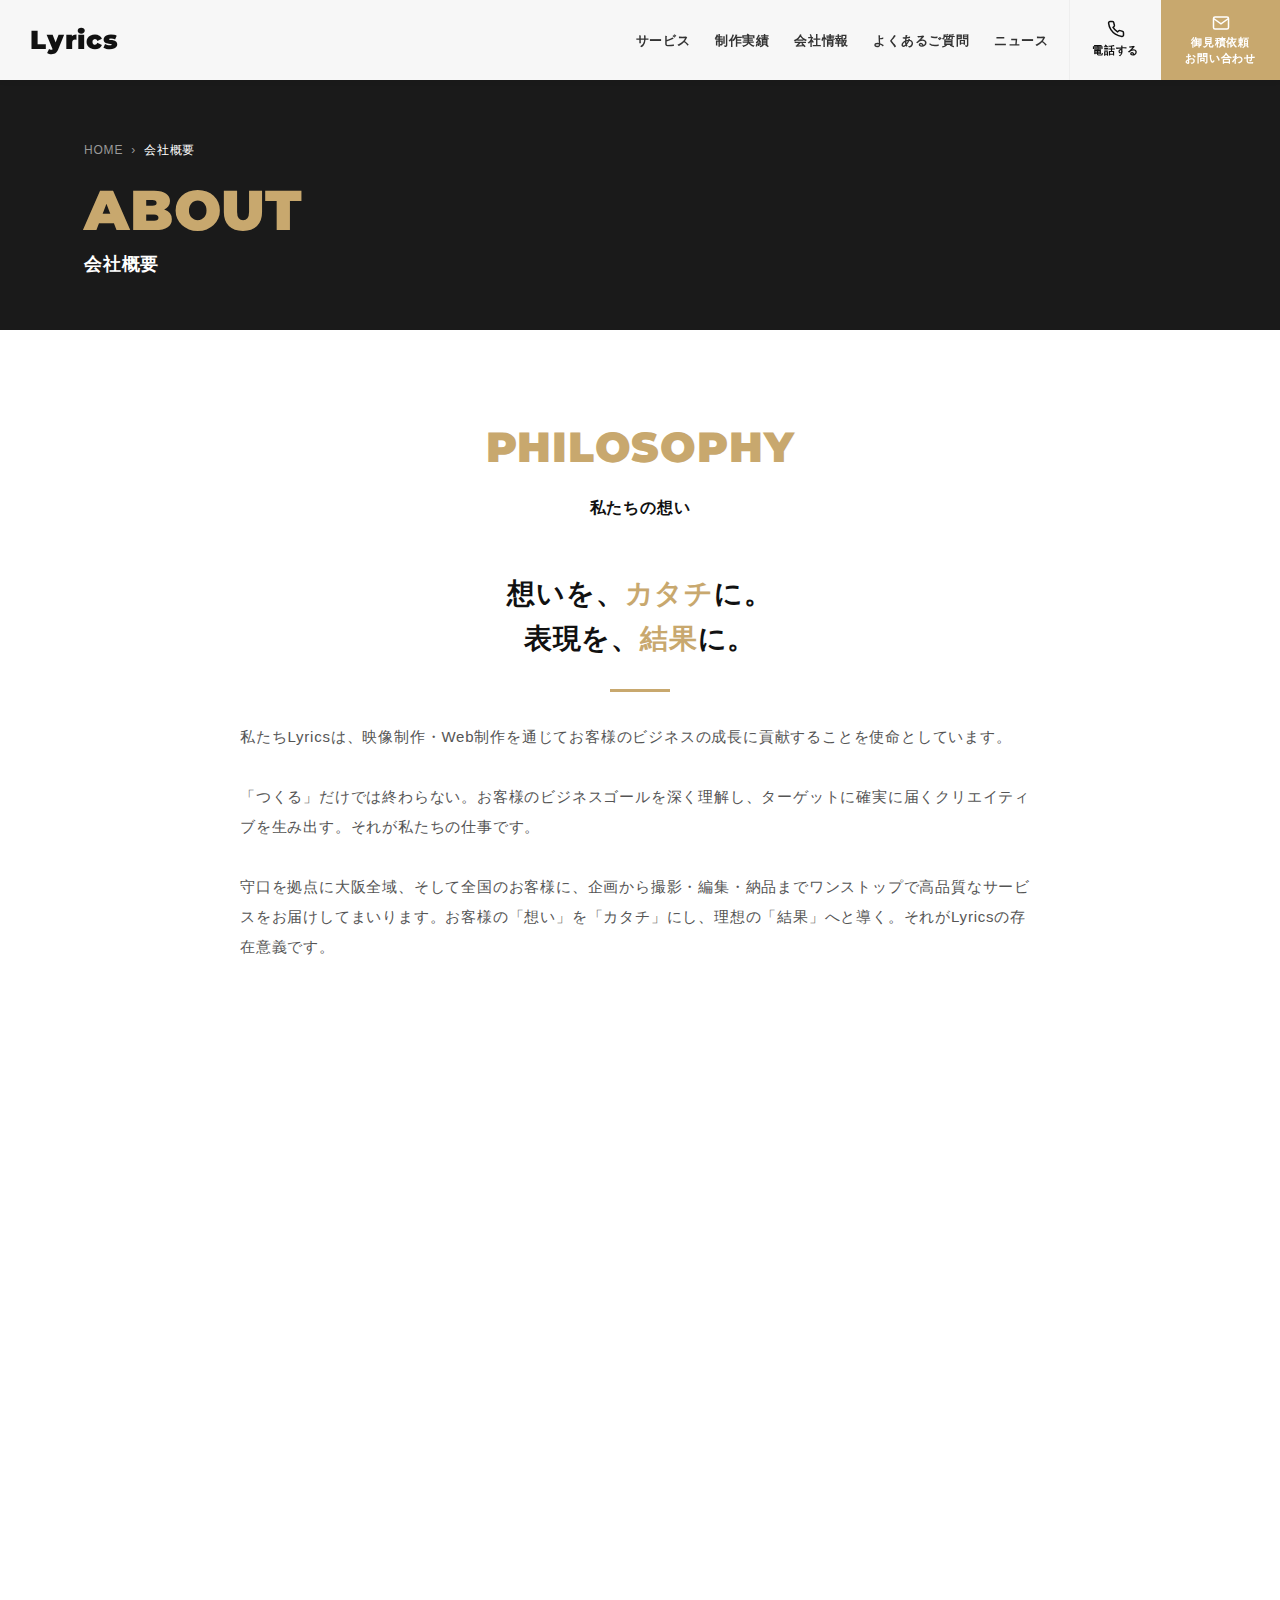
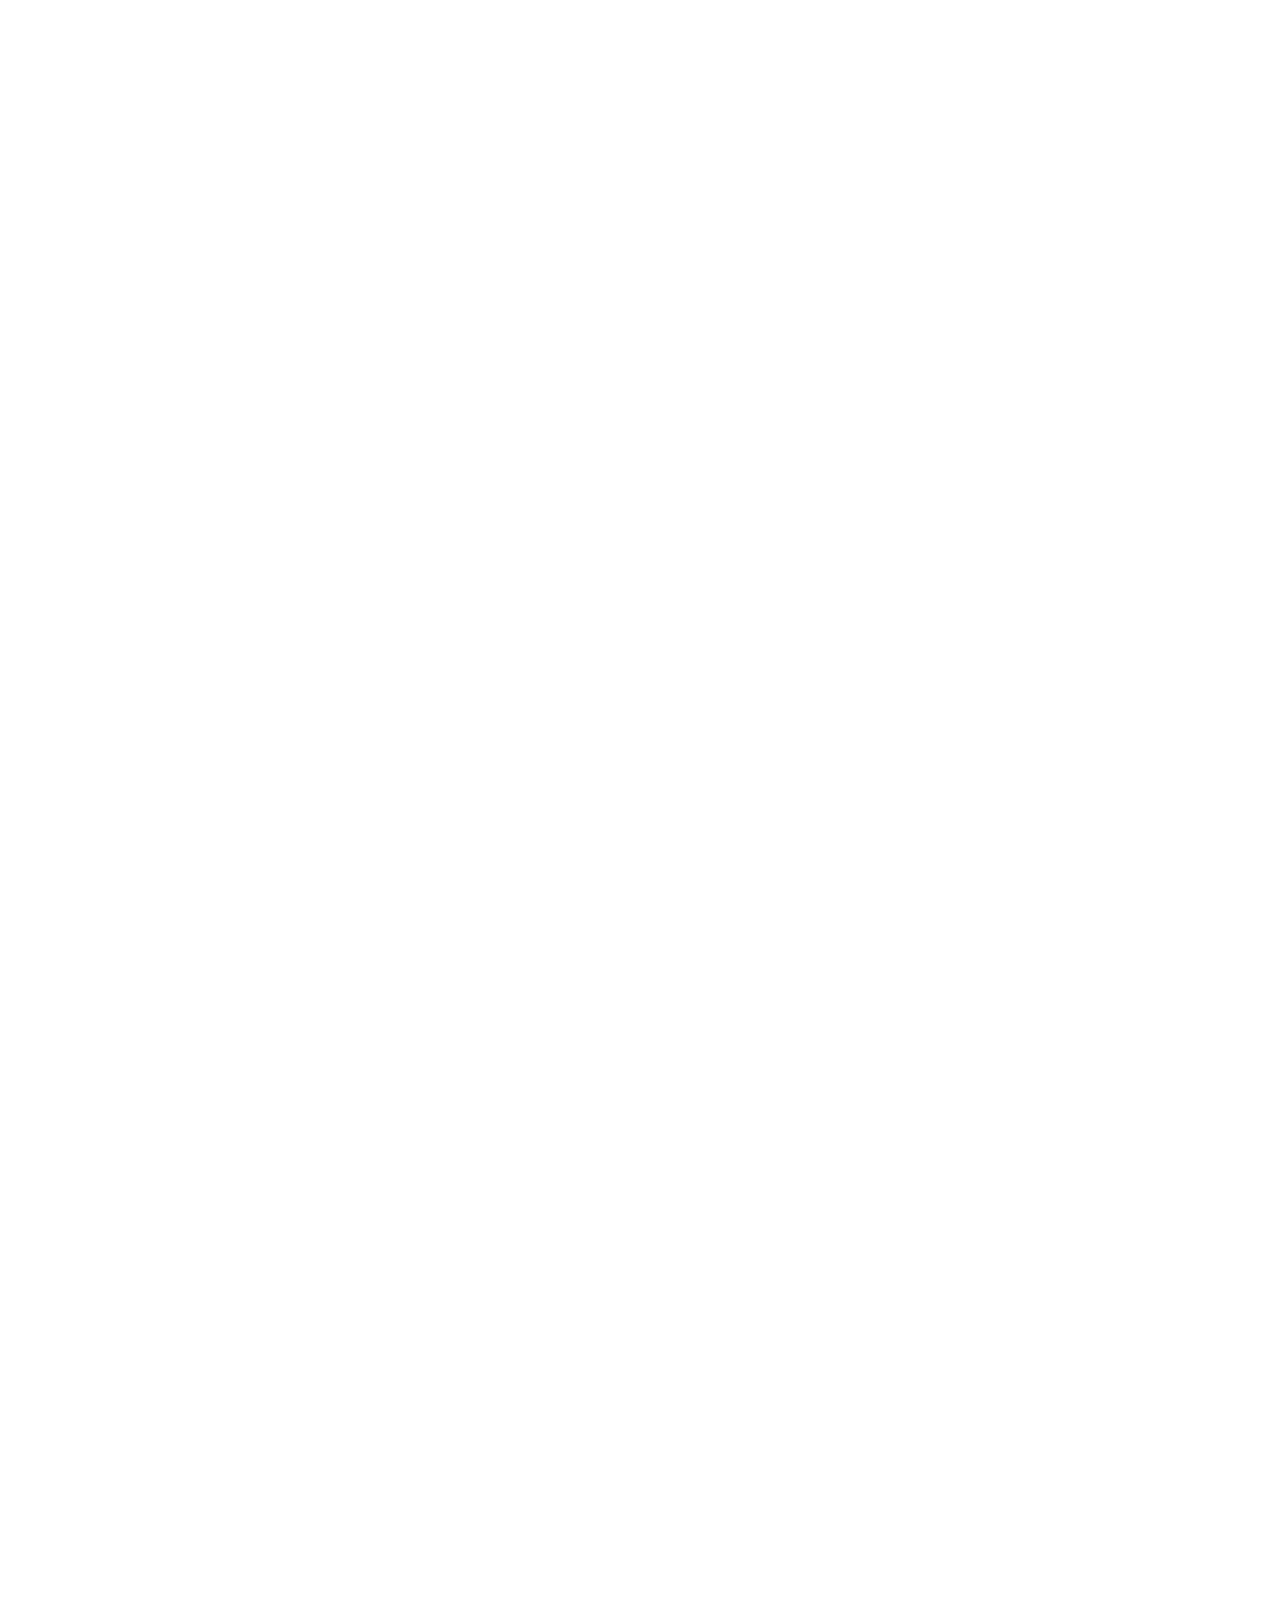
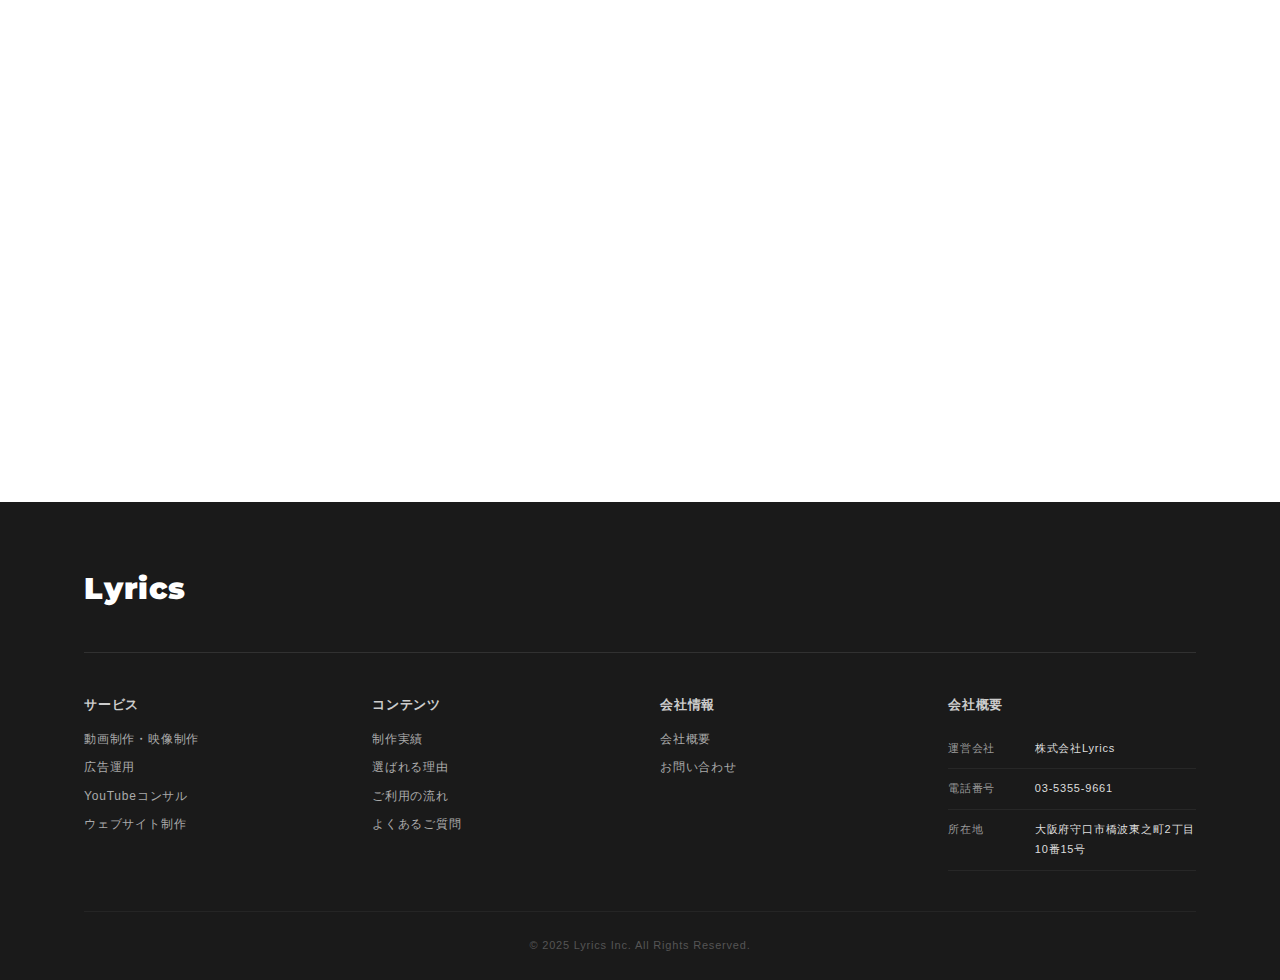
<file: LyricsWeb_SwellChild/about.html>
<!DOCTYPE html>
<html lang="ja">
<head>
<meta charset="UTF-8">
<meta name="viewport" content="width=device-width, initial-scale=1.0">
<title>会社概要 | Lyrics</title>
<link rel="preconnect" href="https://fonts.googleapis.com">
<link href="https://fonts.googleapis.com/css2?family=Montserrat:wght@400;700;900&display=swap" rel="stylesheet">
<style>
* { margin: 0; padding: 0; box-sizing: border-box; }
body { overflow-x: hidden; }
img { max-width: 100%; height: auto; }
a { text-decoration: none; color: inherit; }
ul { list-style: none; }
.lyrics-sub {
    background: #fff; color: #111;
    font-family: "Helvetica Neue", Arial, "Hiragino Kaku Gothic ProN", "Hiragino Sans", Meiryo, sans-serif;
    letter-spacing: 0.05em; line-height: 1.8;
}
.l-inner { max-width: 1200px; width: 90%; margin: 0 auto; padding: 0 20px; }
.l-section { padding: 80px 0; }
.js-fade { opacity: 0; transform: translateY(30px); transition: opacity 0.8s, transform 0.8s; }
.js-fade.is-active { opacity: 1; transform: translateY(0); }

/* HEADER */
.l-header { position: fixed; top: 0; left: 0; width: 100%; z-index: 100; background: rgba(255,255,255,0.97); box-shadow: 0 1px 6px rgba(0,0,0,0.06); }
.l-header__inner { max-width: 100%; margin: 0 auto; display: flex; align-items: center; height: 80px; padding: 0 0 0 30px; }
.l-header__logo { margin-right: auto; }
.l-header__logo a { font-family: "Montserrat", sans-serif; font-size: 26px; font-weight: 900; color: #111; }
.l-header__nav { display: flex; align-items: center; }
.l-header__menu { display: flex; gap: 24px; padding-right: 20px; }
.l-header__menu li a { font-size: 13px; font-weight: 700; color: #333; position: relative; padding-bottom: 4px; transition: color 0.3s; }
.l-header__menu li a:hover { color: #c8a86e; }
.l-header__menu li a::after { content: ''; position: absolute; bottom: 0; left: 0; width: 0; height: 2px; background: #c8a86e; transition: width 0.3s; }
.l-header__menu li a:hover::after { width: 100%; }
.l-header__menu li { position: relative; }
.l-header__dropdown { display: none; position: absolute; top: 100%; left: 50%; transform: translateX(-50%); background: #fff; box-shadow: 0 8px 30px rgba(0,0,0,0.12); border-radius: 10px; padding: 20px; white-space: nowrap; z-index: 200; min-width: 520px; }
.l-header__dropdown::before { content: ''; position: absolute; top: -8px; left: 50%; transform: translateX(-50%); border-left: 8px solid transparent; border-right: 8px solid transparent; border-bottom: 8px solid #fff; }
.l-header__menu li:hover .l-header__dropdown { display: flex; gap: 0; }
.l-header__dropdown-item { flex: 1; display: flex; flex-direction: column; align-items: center; padding: 12px 16px; border-radius: 8px; transition: background 0.3s; text-align: center; }
.l-header__dropdown-item:hover { background: #f7f6f4; }
.l-header__dropdown-item::after { display: none !important; }
.l-header__dropdown-num { font-family: "Montserrat", sans-serif; font-size: 10px; font-weight: 700; color: #c8a86e; letter-spacing: 0.08em; margin-bottom: 4px; }
.l-header__dropdown-title { font-size: 12px; font-weight: 700; color: #333; line-height: 1.4; }
.l-header__actions { display: flex; align-items: stretch; height: 80px; }
.l-header__phone { display: flex; flex-direction: column; align-items: center; justify-content: center; padding: 0 22px; color: #111; font-size: 11px; font-weight: 700; border-left: 1px solid #eee; transition: background 0.3s; }
.l-header__phone:hover { background: #f7f6f4; }
.l-header__phone svg { margin-bottom: 3px; }
.l-header__contact-btn { display: flex; flex-direction: column; align-items: center; justify-content: center; padding: 0 24px; background: #c8a86e; color: #fff; font-size: 11px; font-weight: 700; line-height: 1.4; text-align: center; transition: opacity 0.3s; white-space: nowrap; }
.l-header__contact-btn:hover { opacity: 0.9; }
.l-header__contact-btn svg { margin-bottom: 3px; stroke: #fff; }
.l-header__hamburger { display: none; background: none; border: none; cursor: pointer; width: 28px; height: 22px; position: relative; z-index: 110; margin-right: 20px; }
.l-header__hamburger span { display: block; width: 100%; height: 2px; background: #111; position: absolute; left: 0; transition: all 0.3s; }
.l-header__hamburger span:nth-child(1) { top: 0; }
.l-header__hamburger span:nth-child(2) { top: 50%; transform: translateY(-50%); }
.l-header__hamburger span:nth-child(3) { bottom: 0; }
.l-header__hamburger.is-active span:nth-child(1) { top: 50%; transform: translateY(-50%) rotate(45deg); }
.l-header__hamburger.is-active span:nth-child(2) { opacity: 0; }
.l-header__hamburger.is-active span:nth-child(3) { bottom: auto; top: 50%; transform: translateY(-50%) rotate(-45deg); }
@media (max-width: 1024px) {
    .l-header__nav, .l-header__actions { display: none; }
    .l-header__hamburger { display: block; margin-left: auto; }
    .l-header__nav.is-open { display: flex; position: fixed; top: 0; left: 0; width: 100%; height: 100vh; background: rgba(255,255,255,0.98); z-index: 105; justify-content: center; align-items: center; }
    .l-header__nav.is-open .l-header__menu { flex-direction: column; align-items: center; gap: 26px; }
    .l-header__nav.is-open .l-header__menu li a { font-size: 17px; }
}

/* PAGE HERO */
.l-page-hero { padding-top: 80px; background: #1a1a1a; position: relative; overflow: hidden; }
.l-page-hero__bg { position: absolute; top: 0; left: 0; width: 100%; height: 100%; background-size: cover; background-position: center; opacity: 0.3; }
.l-page-hero__inner { position: relative; z-index: 2; padding: 60px 20px 50px; max-width: 1200px; width: 90%; margin: 0 auto; }
.l-breadcrumb { display: flex; gap: 8px; font-size: 12px; color: #999; margin-bottom: 20px; }
.l-breadcrumb a { color: #999; transition: color 0.3s; }
.l-breadcrumb a:hover { color: #c8a86e; }
.l-page-hero__en { font-family: "Montserrat", sans-serif; font-size: 56px; font-weight: 900; color: #c8a86e; line-height: 1; margin-bottom: 10px; }
.l-page-hero__jp { font-size: 18px; font-weight: 700; color: #fff; }
@media (max-width: 768px) { .l-page-hero__en { font-size: 34px; } .l-page-hero__jp { font-size: 15px; } }

/* PHILOSOPHY */
.l-philosophy { background: #fff; }
.l-philosophy__header { text-align: center; margin-bottom: 50px; }
.l-philosophy__header h2 { font-family: "Montserrat", sans-serif; font-size: 42px; font-weight: 900; color: #c8a86e; margin-bottom: 8px; }
.l-philosophy__header p { font-size: 16px; font-weight: 700; }
.l-philosophy__content { max-width: 800px; margin: 0 auto; text-align: center; }
.l-philosophy__catch {
    font-size: 28px; font-weight: 700; line-height: 1.6; margin-bottom: 30px;
    position: relative; padding-bottom: 30px;
}
.l-philosophy__catch::after {
    content: ''; position: absolute; bottom: 0; left: 50%; transform: translateX(-50%);
    width: 60px; height: 3px; background: #c8a86e;
}
.l-philosophy__catch .gold { color: #c8a86e; }
.l-philosophy__text { font-size: 15px; color: #555; line-height: 2; text-align: left; }
@media (max-width: 768px) { .l-philosophy__catch { font-size: 22px; } }

/* COMPANY TABLE */
.l-company { background: #f7f6f4; }
.l-company__header { text-align: center; margin-bottom: 50px; }
.l-company__header h2 { font-family: "Montserrat", sans-serif; font-size: 42px; font-weight: 900; color: #c8a86e; margin-bottom: 8px; }
.l-company__header p { font-size: 16px; font-weight: 700; }
.l-company__table { max-width: 800px; margin: 0 auto; width: 100%; border-collapse: collapse; }
.l-company__table tr { border-bottom: 1px solid #ddd; }
.l-company__table th {
    font-size: 14px; font-weight: 700; padding: 18px 20px; width: 25%;
    text-align: left; vertical-align: top; background: rgba(200,168,110,0.08);
}
.l-company__table td { font-size: 14px; color: #555; padding: 18px 20px; }
@media (max-width: 768px) {
    .l-company__table th, .l-company__table td { display: block; width: 100%; padding: 12px 16px; }
    .l-company__table th { padding-bottom: 4px; }
    .l-company__table td { padding-top: 4px; }
}

/* MESSAGE */
.l-message-wrap { padding: 0 0 0 30px; }
.l-message-block {
    background: #1a1a1a; color: #fff;
    border-radius: 100px 0 0 100px;
    padding: 80px 5% 80px 60px;
    position: relative; overflow: hidden;
}
.l-message-block__header { margin-bottom: 40px; }
.l-message-block__header h2 { font-family: "Montserrat", sans-serif; font-size: 42px; font-weight: 900; color: #c8a86e; margin-bottom: 8px; }
.l-message-block__header p { font-size: 16px; font-weight: 700; }
.l-message__inner { display: flex; align-items: flex-start; gap: 45px; max-width: 900px; }
.l-message__img { width: 35%; flex-shrink: 0; }
.l-message__img img { width: 100%; border-radius: 10px; box-shadow: 0 10px 25px rgba(0,0,0,0.3); }
.l-message__content { width: 65%; }
.l-message__name { font-size: 22px; font-weight: 700; margin-bottom: 20px; }
.l-message__role { font-size: 13px; color: #c8a86e; font-weight: 700; margin-left: 12px; }
.l-message__text { font-size: 14px; line-height: 2; color: #bbb; }
@media (max-width: 768px) {
    .l-message-wrap { padding: 0 15px; }
    .l-message-block { border-radius: 20px; padding: 50px 24px; }
    .l-message__inner { flex-direction: column; gap: 24px; }
    .l-message__img, .l-message__content { width: 100%; }
    .l-message-block__header h2 { font-size: 30px; }
}

/* MAP */
.l-map { background: #fff; }
.l-map__header { text-align: center; margin-bottom: 50px; }
.l-map__header h2 { font-family: "Montserrat", sans-serif; font-size: 42px; font-weight: 900; color: #c8a86e; margin-bottom: 8px; }
.l-map__header p { font-size: 16px; font-weight: 700; }
.l-map__content { display: flex; gap: 40px; align-items: flex-start; }
.l-map__embed { flex: 1.2; border-radius: 10px; overflow: hidden; box-shadow: 0 4px 12px rgba(0,0,0,0.06); }
.l-map__embed iframe { width: 100%; height: 360px; border: 0; }
.l-map__info { flex: 0.8; }
.l-map__info-table { width: 100%; border-collapse: collapse; }
.l-map__info-table tr { border-bottom: 1px solid #ddd; }
.l-map__info-table th { font-size: 13px; font-weight: 700; padding: 13px 0; width: 30%; text-align: left; vertical-align: top; }
.l-map__info-table td { font-size: 13px; color: #555; padding: 13px 0; }
@media (max-width: 768px) { .l-map__content { flex-direction: column; gap: 28px; } }

/* CTA */
.l-cta { background: #1a1a1a; padding: 70px 0; }
.l-cta__lead { text-align: center; font-size: 20px; font-weight: 700; color: #fff; margin-bottom: 36px; }
.l-cta__actions { display: flex; justify-content: center; gap: 20px; max-width: 700px; margin: 0 auto; }
.l-cta__phone-box { flex: 1; background: #fff; padding: 32px 28px; text-align: center; display: flex; flex-direction: column; align-items: center; justify-content: center; border-radius: 10px; }
.l-cta__phone-num { font-family: "Montserrat", sans-serif; font-size: 28px; font-weight: 900; color: #c8a86e; margin-bottom: 6px; }
.l-cta__phone-time { font-size: 12px; color: #999; }
.l-cta__form-box { flex: 1; background: #c8a86e; padding: 32px 28px; text-align: center; color: #fff; display: flex; flex-direction: column; justify-content: center; align-items: center; transition: opacity 0.3s; border-radius: 10px; }
.l-cta__form-box:hover { opacity: 0.92; }
.l-cta__form-title { font-size: 17px; font-weight: 700; margin-bottom: 6px; }
.l-cta__form-sub { font-size: 12px; color: rgba(255,255,255,0.8); }
@media (max-width: 768px) { .l-cta__actions { flex-direction: column; gap: 16px; } .l-cta__phone-num { font-size: 22px; } }

/* FOOTER */
.l-footer { background: #1a1a1a; color: #fff; padding: 60px 0 0; }
.l-footer__head { margin-bottom: 36px; }
.c-footer-logo { font-size: 30px; font-weight: 900; font-family: "Montserrat", sans-serif; }
.l-footer__body { display: flex; justify-content: space-between; gap: 40px; border-top: 1px solid rgba(255,255,255,0.1); padding-top: 40px; }
.l-footer__section { flex: 1; }
.c-footer-title { font-size: 13px; font-weight: 700; margin-bottom: 12px; color: #ccc; }
.c-footer-list li { margin-bottom: 7px; font-size: 12px; }
.c-footer-list li a { color: #aaa; transition: color 0.3s; }
.c-footer-list li a:hover { color: #c8a86e; }
.c-company-row { display: flex; border-bottom: 1px solid rgba(255,255,255,0.06); padding: 10px 0; }
.c-company-row dt { width: 35%; font-size: 11px; color: #999; }
.c-company-row dd { width: 65%; font-size: 11px; color: #ddd; }
.l-footer__copy { text-align: center; font-size: 11px; color: #555; padding: 24px 0; margin-top: 40px; border-top: 1px solid rgba(255,255,255,0.05); }
@media (max-width: 768px) { .l-footer__body { flex-direction: column; gap: 28px; } }
</style>
</head>
<body>
<div class="lyrics-sub">

    <!-- HEADER -->
    <header class="l-header">
        <div class="l-header__inner">
            <div class="l-header__logo"><a href="preview_v2.html">Lyrics</a></div>
            <nav class="l-header__nav" id="js-nav">
                <ul class="l-header__menu">
                    <li>
                        <a href="preview_v2.html#service">サービス</a>
                        <div class="l-header__dropdown">
                            <a href="service_video.html" class="l-header__dropdown-item">
                                <span class="l-header__dropdown-num">SERVICE 01</span>
                                <span class="l-header__dropdown-title">動画制作・<br>映像制作</span>
                            </a>
                            <a href="service_ads.html" class="l-header__dropdown-item">
                                <span class="l-header__dropdown-num">SERVICE 02</span>
                                <span class="l-header__dropdown-title">広告運用</span>
                            </a>
                            <a href="service_youtube.html" class="l-header__dropdown-item">
                                <span class="l-header__dropdown-num">SERVICE 03</span>
                                <span class="l-header__dropdown-title">YouTube<br>コンサル</span>
                            </a>
                            <a href="service_web.html" class="l-header__dropdown-item">
                                <span class="l-header__dropdown-num">SERVICE 04</span>
                                <span class="l-header__dropdown-title">ウェブサイト<br>制作</span>
                            </a>
                        </div>
                    </li>
                    <li><a href="works.html">制作実績</a></li>
                    <li><a href="about.html">会社情報</a></li>
                    <li><a href="faq.html">よくあるご質問</a></li>
                    <li><a href="news.html">ニュース</a></li>
                </ul>
            </nav>
            <div class="l-header__actions">
                <a href="tel:03-5355-9661" class="l-header__phone">
                    <svg viewBox="0 0 24 24" width="18" height="18" fill="none" stroke="currentColor" stroke-width="2"><path d="M22 16.92v3a2 2 0 0 1-2.18 2 19.79 19.79 0 0 1-8.63-3.07 19.5 19.5 0 0 1-6-6 19.79 19.79 0 0 1-3.07-8.67A2 2 0 0 1 4.11 2h3a2 2 0 0 1 2 1.72c.13.88.37 1.9.7 2.81a2 2 0 0 1-.45 2.11L8.09 9.91a16 16 0 0 0 6 6l1.27-1.27a2 2 0 0 1 2.11-.45c.91.33 1.93.57 2.81.7A2 2 0 0 1 22 16.92z"/></svg>
                    <span>電話する</span>
                </a>
                <a href="contact.html" class="l-header__contact-btn">
                    <svg viewBox="0 0 24 24" width="18" height="18" fill="none" stroke="currentColor" stroke-width="2"><path d="M4 4h16c1.1 0 2 .9 2 2v12c0 1.1-.9 2-2 2H4c-1.1 0-2-.9-2-2V6c0-1.1.9-2 2-2z"/><polyline points="22,6 12,13 2,6"/></svg>
                    <span>御見積依頼<br>お問い合わせ</span>
                </a>
            </div>
            <button class="l-header__hamburger" id="js-hamburger" aria-label="メニュー"><span></span><span></span><span></span></button>
        </div>
    </header>

    <!-- PAGE HERO -->
    <div class="l-page-hero">
        <div class="l-page-hero__bg" style="background-image: url('https://images.unsplash.com/photo-1497366754035-f200968a6e72?ixlib=rb-4.0.3&auto=format&fit=crop&w=1600&q=80');"></div>
        <div class="l-page-hero__inner">
            <div class="l-breadcrumb">
                <a href="preview_v2.html">HOME</a><span>›</span>
                <span style="color:#fff;">会社概要</span>
            </div>
            <h1 class="l-page-hero__en">ABOUT</h1>
            <p class="l-page-hero__jp">会社概要</p>
        </div>
    </div>

    <!-- PHILOSOPHY -->
    <section class="l-section l-philosophy js-fade">
        <div class="l-inner">
            <div class="l-philosophy__header">
                <h2>PHILOSOPHY</h2>
                <p>私たちの想い</p>
            </div>
            <div class="l-philosophy__content">
                <h3 class="l-philosophy__catch">想いを、<span class="gold">カタチ</span>に。<br>表現を、<span class="gold">結果</span>に。</h3>
                <p class="l-philosophy__text">
                    私たちLyricsは、映像制作・Web制作を通じてお客様のビジネスの成長に貢献することを使命としています。<br><br>
                    「つくる」だけでは終わらない。お客様のビジネスゴールを深く理解し、ターゲットに確実に届くクリエイティブを生み出す。それが私たちの仕事です。<br><br>
                    守口を拠点に大阪全域、そして全国のお客様に、企画から撮影・編集・納品までワンストップで高品質なサービスをお届けしてまいります。お客様の「想い」を「カタチ」にし、理想の「結果」へと導く。それがLyricsの存在意義です。
                </p>
            </div>
        </div>
    </section>

    <!-- MESSAGE -->
    <div class="l-message-wrap js-fade" style="padding-top: 40px; padding-bottom: 40px;">
        <div class="l-message-block">
            <div class="l-inner">
                <div class="l-message-block__header">
                    <h2>MESSAGE</h2>
                    <p style="color:#fff;">代表挨拶</p>
                </div>
                <div class="l-message__inner">
                    <div class="l-message__img">
                        <img src="images/download-2025-12-28T23_15_54.jpg" alt="代表">
                    </div>
                    <div class="l-message__content">
                        <h3 class="l-message__name">岸本将太<span class="l-message__role">代表</span></h3>
                        <p class="l-message__text">
                            Lyrics（リリックス）のホームページをご覧いただき、ありがとうございます。<br><br>
                            私たちは守口を拠点に、大阪全域のお客様に映像制作・Web制作サービスを提供しております。「お客様の想いをカタチにする」をモットーに、一つひとつのプロジェクトに丁寧に向き合い、クオリティの高いクリエイティブをお届けしてまいりました。<br><br>
                            映像やWebサイトは、ビジネスの成長に欠かせないツールです。お客様のビジネスゴールを達成するために、最適なご提案をさせていただきます。まずはお気軽にご相談ください。
                        </p>
                    </div>
                </div>
            </div>
        </div>
    </div>

    <!-- COMPANY INFO -->
    <section class="l-section l-company js-fade">
        <div class="l-inner">
            <div class="l-company__header">
                <h2>COMPANY</h2>
                <p>会社情報</p>
            </div>
            <table class="l-company__table">
                <tr><th>会社名</th><td>株式会社Lyrics</td></tr>
                <tr><th>代表者</th><td>岸本将太</td></tr>
                <tr><th>設立</th><td>2020年4月</td></tr>
                <tr><th>所在地</th><td>〒570-0000 大阪府守口市橋波東之町2丁目10番15号</td></tr>
                <tr><th>電話番号</th><td>03-5355-9661</td></tr>
                <tr><th>メール</th><td>info@lyrics-inc.com</td></tr>
                <tr><th>営業時間</th><td>10:00〜19:00（土日祝休み）</td></tr>
                <tr><th>事業内容</th><td>映像制作 / Web制作 / 広告運用 / YouTubeコンサルティング / ブランディング</td></tr>
                <tr><th>主要取引先</th><td>株式会社ABC / DEF株式会社 / GHI株式会社 他</td></tr>
            </table>
        </div>
    </section>

    <!-- MAP -->
    <section class="l-section l-map js-fade">
        <div class="l-inner">
            <div class="l-map__header">
                <h2>ACCESS</h2>
                <p>アクセス</p>
            </div>
            <div class="l-map__content">
                <div class="l-map__embed">
                    <iframe src="https://www.google.com/maps/embed?pb=!1m18!1m12!1m3!1d13117.47!2d135.5625!3d34.7375!2m3!1f0!2f0!3f0!3m2!1i1024!2i768!4f13.1!3m3!1m2!1s0x6000e4b5a99bffff%3A0x1234567890abcdef!2z5a6I5Y-j5biC!5e0!3m2!1sja!2sjp!4v1" allowfullscreen="" loading="lazy"></iframe>
                </div>
                <div class="l-map__info">
                    <table class="l-map__info-table">
                        <tr><th>住所</th><td>〒570-0000<br>大阪府守口市橋波東之町2丁目10番15号</td></tr>
                        <tr><th>最寄り駅</th><td>京阪本線 守口市駅より徒歩5分</td></tr>
                        <tr><th>駐車場</th><td>近隣にコインパーキングあり</td></tr>
                        <tr><th>営業時間</th><td>10:00〜19:00</td></tr>
                        <tr><th>定休日</th><td>土・日・祝日・年末年始</td></tr>
                    </table>
                </div>
            </div>
        </div>
    </section>

    <!-- CTA -->
    <section class="l-cta js-fade">
        <div class="l-inner">
            <p class="l-cta__lead">映像制作・Web制作のことなら、お気軽にご相談ください</p>
            <div class="l-cta__actions">
                <a href="tel:03-5355-9661" class="l-cta__phone-box">
                    <div class="l-cta__phone-num">03-5355-9661</div>
                    <div class="l-cta__phone-time">9:30〜18:30（土日祝除く）</div>
                </a>
                <a href="contact.html" class="l-cta__form-box">
                    <div class="l-cta__form-title">お問い合わせフォーム</div>
                    <div class="l-cta__form-sub">24時間受付</div>
                </a>
            </div>
        </div>
    </section>

    <!-- FOOTER -->
    <footer class="l-footer">
        <div class="l-inner">
            <div class="l-footer__head"><h2 class="c-footer-logo">Lyrics</h2></div>
            <div class="l-footer__body">
                <div class="l-footer__section">
                    <h3 class="c-footer-title">サービス</h3>
                    <ul class="c-footer-list">
                        <li><a href="service_video.html">動画制作・映像制作</a></li>
                        <li><a href="service_ads.html">広告運用</a></li>
                        <li><a href="service_youtube.html">YouTubeコンサル</a></li>
                        <li><a href="service_web.html">ウェブサイト制作</a></li>
                    </ul>
                </div>
                <div class="l-footer__section">
                    <h3 class="c-footer-title">コンテンツ</h3>
                    <ul class="c-footer-list">
                        <li><a href="works.html">制作実績</a></li>
                        <li><a href="preview_v2.html#reason">選ばれる理由</a></li>
                        <li><a href="preview_v2.html#flow">ご利用の流れ</a></li>
                        <li><a href="faq.html">よくあるご質問</a></li>
                    </ul>
                </div>
                <div class="l-footer__section">
                    <h3 class="c-footer-title">会社情報</h3>
                    <ul class="c-footer-list">
                        <li><a href="about.html">会社概要</a></li>
                        <li><a href="contact.html">お問い合わせ</a></li>
                    </ul>
                </div>
                <div class="l-footer__section">
                    <h3 class="c-footer-title">会社概要</h3>
                    <dl>
                        <div class="c-company-row"><dt>運営会社</dt><dd>株式会社Lyrics</dd></div>
                        <div class="c-company-row"><dt>電話番号</dt><dd>03-5355-9661</dd></div>
                        <div class="c-company-row"><dt>所在地</dt><dd>大阪府守口市橋波東之町2丁目10番15号</dd></div>
                    </dl>
                </div>
            </div>
            <div class="l-footer__copy">&copy; 2025 Lyrics Inc. All Rights Reserved.</div>
        </div>
    </footer>

</div>

<script>
document.addEventListener('DOMContentLoaded', function() {
    var observer = new IntersectionObserver(function(entries) {
        entries.forEach(function(entry) { if (entry.isIntersecting) entry.target.classList.add('is-active'); });
    }, { threshold: 0.08 });
    document.querySelectorAll('.js-fade').forEach(function(el) { observer.observe(el); });

    var hamburger = document.getElementById('js-hamburger');
    var nav = document.getElementById('js-nav');
    if (hamburger && nav) {
        hamburger.addEventListener('click', function() { hamburger.classList.toggle('is-active'); nav.classList.toggle('is-open'); });
        nav.querySelectorAll('a').forEach(function(a) { a.addEventListener('click', function() { hamburger.classList.remove('is-active'); nav.classList.remove('is-open'); }); });
    }
});
</script>
</body>
</html>
</file>
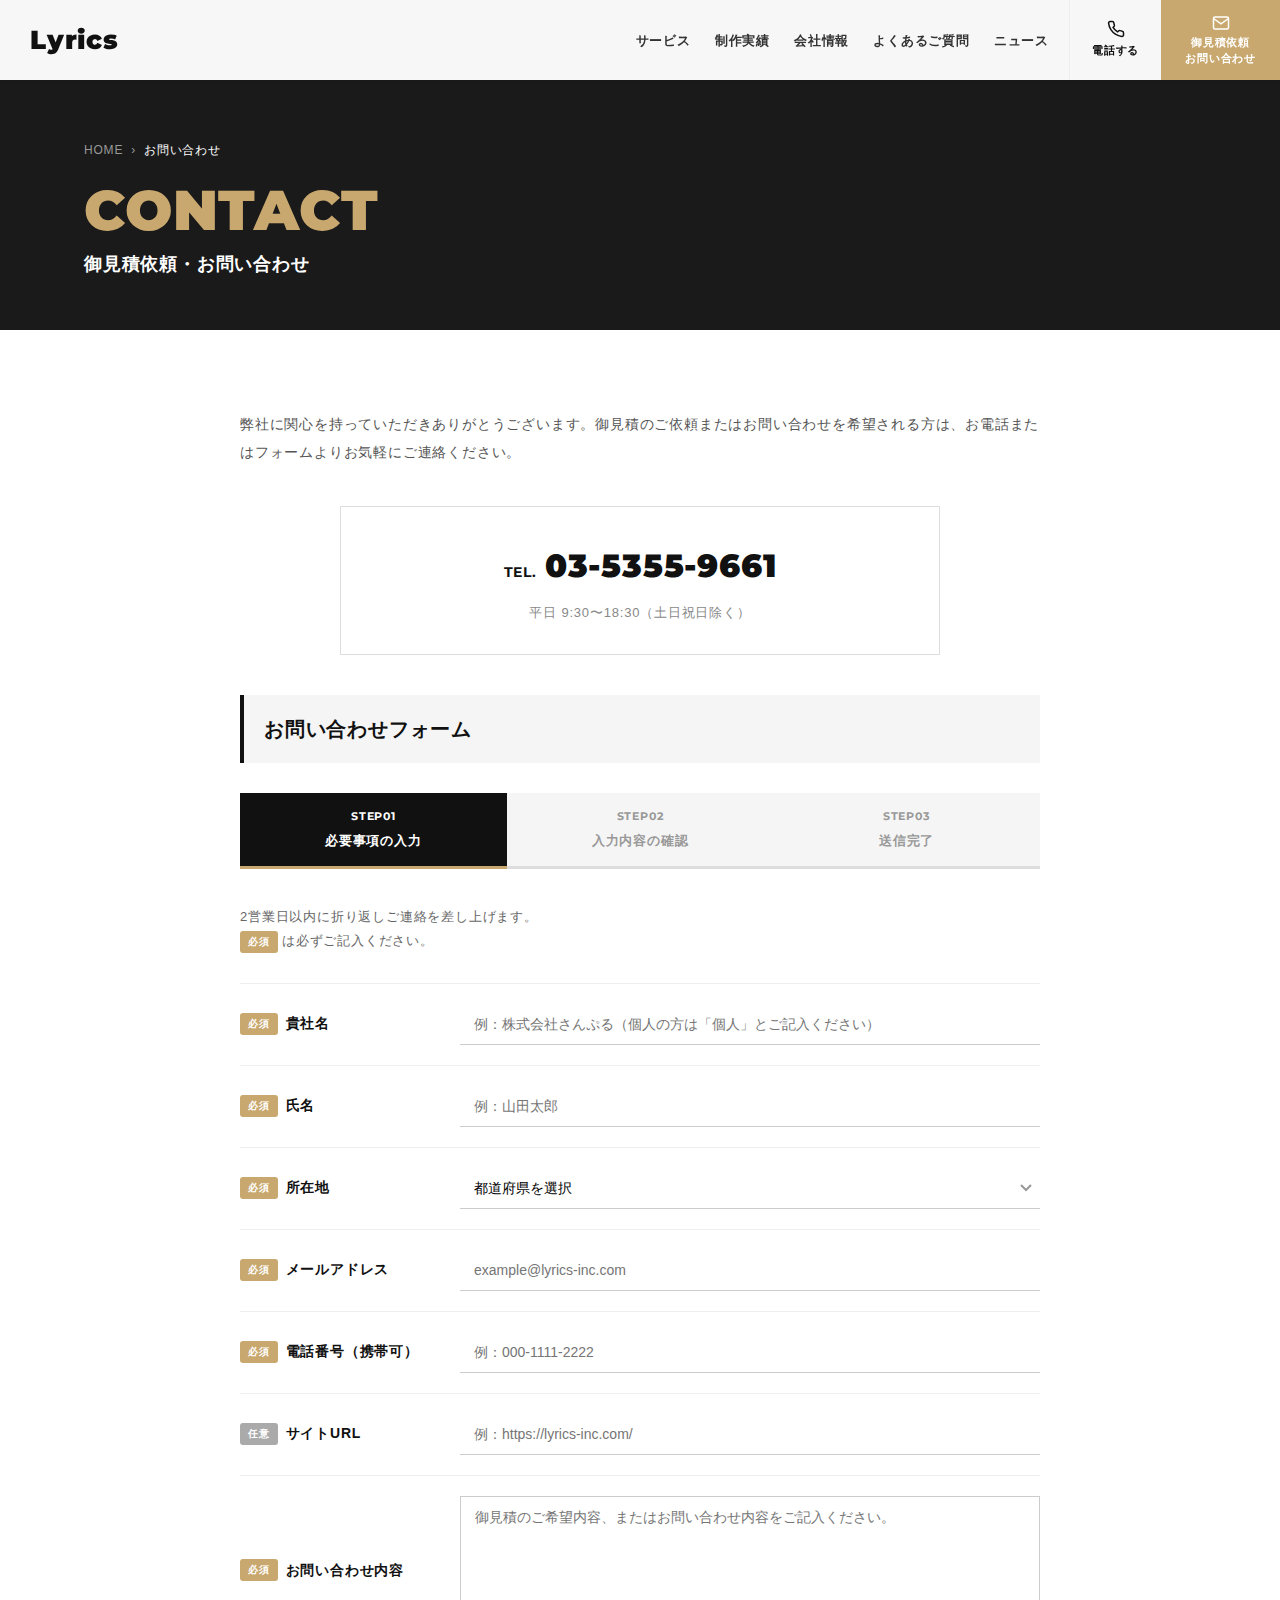
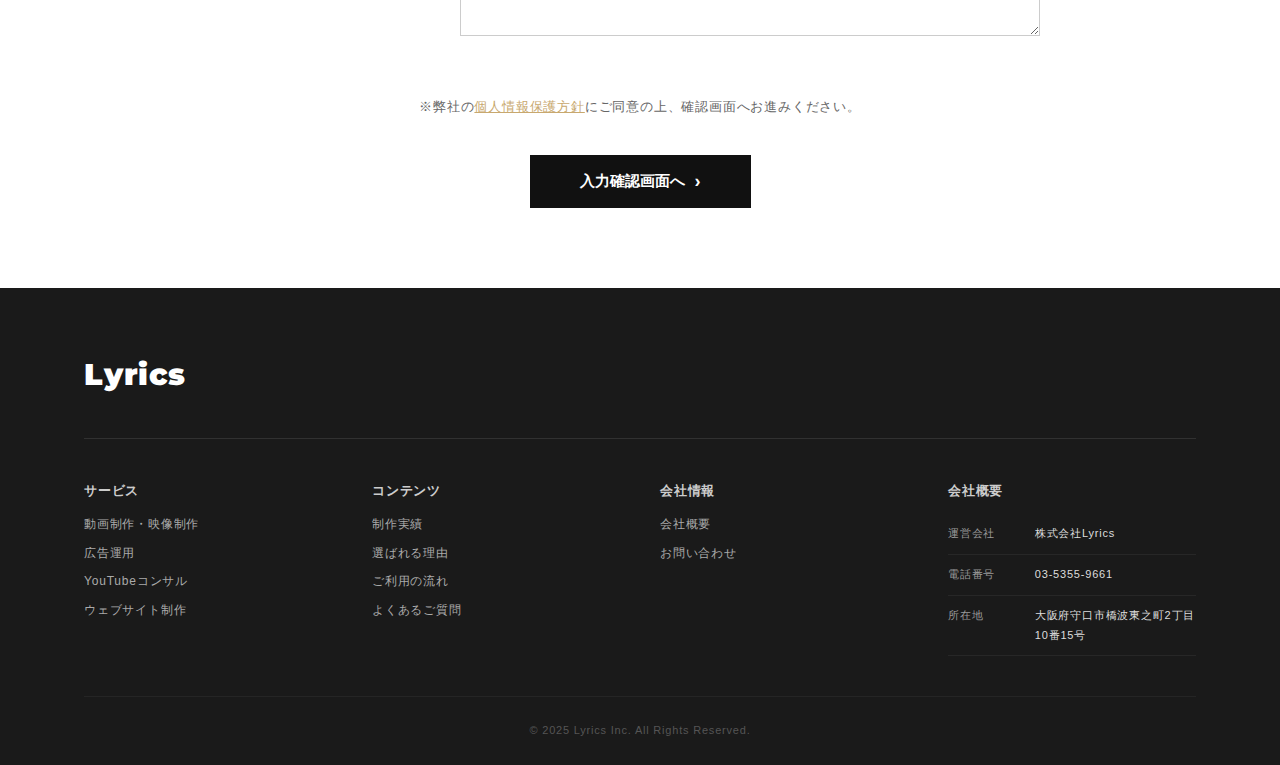
<file: LyricsWeb_SwellChild/contact.html>
<!DOCTYPE html>
<html lang="ja">
<head>
<meta charset="UTF-8">
<meta name="viewport" content="width=device-width, initial-scale=1.0">
<title>お問い合わせ | Lyrics</title>
<link rel="preconnect" href="https://fonts.googleapis.com">
<link href="https://fonts.googleapis.com/css2?family=Montserrat:wght@400;700;900&display=swap" rel="stylesheet">
<style>
* { margin: 0; padding: 0; box-sizing: border-box; }
body { overflow-x: hidden; }
img { max-width: 100%; height: auto; }
a { text-decoration: none; color: inherit; }
ul { list-style: none; }
.lyrics-sub {
    background: #fff; color: #111;
    font-family: "Helvetica Neue", Arial, "Hiragino Kaku Gothic ProN", "Hiragino Sans", Meiryo, sans-serif;
    letter-spacing: 0.05em; line-height: 1.8;
}
.l-inner { max-width: 1200px; width: 90%; margin: 0 auto; padding: 0 20px; }
.l-section { padding: 80px 0; }
.js-fade { opacity: 0; transform: translateY(30px); transition: opacity 0.8s, transform 0.8s; }
.js-fade.is-active { opacity: 1; transform: translateY(0); }

/* HEADER */
.l-header { position: fixed; top: 0; left: 0; width: 100%; z-index: 100; background: rgba(255,255,255,0.97); box-shadow: 0 1px 6px rgba(0,0,0,0.06); }
.l-header__inner { max-width: 100%; margin: 0 auto; display: flex; align-items: center; height: 80px; padding: 0 0 0 30px; }
.l-header__logo { margin-right: auto; }
.l-header__logo a { font-family: "Montserrat", sans-serif; font-size: 26px; font-weight: 900; color: #111; }
.l-header__nav { display: flex; align-items: center; }
.l-header__menu { display: flex; gap: 24px; padding-right: 20px; }
.l-header__menu li a { font-size: 13px; font-weight: 700; color: #333; position: relative; padding-bottom: 4px; transition: color 0.3s; }
.l-header__menu li a:hover { color: #c8a86e; }
.l-header__menu li a::after { content: ''; position: absolute; bottom: 0; left: 0; width: 0; height: 2px; background: #c8a86e; transition: width 0.3s; }
.l-header__menu li a:hover::after { width: 100%; }
.l-header__menu li { position: relative; }
.l-header__dropdown { display: none; position: absolute; top: 100%; left: 50%; transform: translateX(-50%); background: #fff; box-shadow: 0 8px 30px rgba(0,0,0,0.12); border-radius: 10px; padding: 20px; white-space: nowrap; z-index: 200; min-width: 520px; }
.l-header__dropdown::before { content: ''; position: absolute; top: -8px; left: 50%; transform: translateX(-50%); border-left: 8px solid transparent; border-right: 8px solid transparent; border-bottom: 8px solid #fff; }
.l-header__menu li:hover .l-header__dropdown { display: flex; gap: 0; }
.l-header__dropdown-item { flex: 1; display: flex; flex-direction: column; align-items: center; padding: 12px 16px; border-radius: 8px; transition: background 0.3s; text-align: center; }
.l-header__dropdown-item:hover { background: #f7f6f4; }
.l-header__dropdown-item::after { display: none !important; }
.l-header__dropdown-num { font-family: "Montserrat", sans-serif; font-size: 10px; font-weight: 700; color: #c8a86e; letter-spacing: 0.08em; margin-bottom: 4px; }
.l-header__dropdown-title { font-size: 12px; font-weight: 700; color: #333; line-height: 1.4; }
.l-header__actions { display: flex; align-items: stretch; height: 80px; }
.l-header__phone { display: flex; flex-direction: column; align-items: center; justify-content: center; padding: 0 22px; color: #111; font-size: 11px; font-weight: 700; border-left: 1px solid #eee; transition: background 0.3s; }
.l-header__phone:hover { background: #f7f6f4; }
.l-header__phone svg { margin-bottom: 3px; }
.l-header__contact-btn { display: flex; flex-direction: column; align-items: center; justify-content: center; padding: 0 24px; background: #c8a86e; color: #fff; font-size: 11px; font-weight: 700; line-height: 1.4; text-align: center; transition: opacity 0.3s; white-space: nowrap; }
.l-header__contact-btn:hover { opacity: 0.9; }
.l-header__contact-btn svg { margin-bottom: 3px; stroke: #fff; }
.l-header__hamburger { display: none; background: none; border: none; cursor: pointer; width: 28px; height: 22px; position: relative; z-index: 110; margin-right: 20px; }
.l-header__hamburger span { display: block; width: 100%; height: 2px; background: #111; position: absolute; left: 0; transition: all 0.3s; }
.l-header__hamburger span:nth-child(1) { top: 0; }
.l-header__hamburger span:nth-child(2) { top: 50%; transform: translateY(-50%); }
.l-header__hamburger span:nth-child(3) { bottom: 0; }
.l-header__hamburger.is-active span:nth-child(1) { top: 50%; transform: translateY(-50%) rotate(45deg); }
.l-header__hamburger.is-active span:nth-child(2) { opacity: 0; }
.l-header__hamburger.is-active span:nth-child(3) { bottom: auto; top: 50%; transform: translateY(-50%) rotate(-45deg); }
@media (max-width: 1024px) {
    .l-header__nav, .l-header__actions { display: none; }
    .l-header__hamburger { display: block; margin-left: auto; }
    .l-header__nav.is-open { display: flex; position: fixed; top: 0; left: 0; width: 100%; height: 100vh; background: rgba(255,255,255,0.98); z-index: 105; justify-content: center; align-items: center; }
    .l-header__nav.is-open .l-header__menu { flex-direction: column; align-items: center; gap: 26px; }
    .l-header__nav.is-open .l-header__menu li a { font-size: 17px; }
}

/* PAGE HERO */
.l-page-hero { padding-top: 80px; background: #1a1a1a; position: relative; overflow: hidden; }
.l-page-hero__bg { position: absolute; top: 0; left: 0; width: 100%; height: 100%; background-size: cover; background-position: center; opacity: 0.3; }
.l-page-hero__inner { position: relative; z-index: 2; padding: 60px 20px 50px; max-width: 1200px; width: 90%; margin: 0 auto; }
.l-breadcrumb { display: flex; gap: 8px; font-size: 12px; color: #999; margin-bottom: 20px; }
.l-breadcrumb a { color: #999; transition: color 0.3s; }
.l-breadcrumb a:hover { color: #c8a86e; }
.l-page-hero__en { font-family: "Montserrat", sans-serif; font-size: 56px; font-weight: 900; color: #c8a86e; line-height: 1; margin-bottom: 10px; }
.l-page-hero__jp { font-size: 18px; font-weight: 700; color: #fff; }
@media (max-width: 768px) { .l-page-hero__en { font-size: 34px; } .l-page-hero__jp { font-size: 15px; } }

/* CONTACT INTRO */
.l-contact-intro { max-width: 800px; margin: 0 auto; font-size: 14px; color: #555; line-height: 2; }

/* PHONE BOX */
.l-contact-phone {
    max-width: 600px; margin: 40px auto; padding: 30px; text-align: center;
    border: 1px solid #ddd; border-radius: 0;
}
.l-contact-phone__num {
    font-family: "Montserrat", sans-serif; font-size: 32px; font-weight: 900; color: #111;
}
.l-contact-phone__num span { font-size: 14px; font-weight: 700; margin-right: 8px; }
.l-contact-phone__time { font-size: 13px; color: #888; margin-top: 6px; }

/* FORM SECTION */
.l-contact-form { max-width: 800px; margin: 0 auto; }
.l-contact-form__title {
    font-size: 20px; font-weight: 700; padding: 16px 20px; margin-bottom: 30px;
    background: #f5f5f5; border-left: 4px solid #111;
}

/* STEP INDICATOR */
.c-step-indicator { display: flex; margin-bottom: 36px; }
.c-step-indicator__item {
    flex: 1; text-align: center; padding: 14px 10px;
    font-size: 13px; font-weight: 700; color: #999; background: #f5f5f5;
    border-bottom: 3px solid #ddd;
}
.c-step-indicator__item.is-active { color: #fff; background: #111; border-bottom-color: #c8a86e; }
.c-step-indicator__item span { display: block; font-family: "Montserrat", sans-serif; font-size: 11px; font-weight: 700; margin-bottom: 2px; }

/* FORM FIELDS */
.l-contact-form__note { font-size: 13px; color: #666; margin-bottom: 30px; line-height: 1.8; }
.c-form-group { margin-bottom: 0; padding: 20px 0; border-top: 1px solid #eee; display: flex; align-items: center; gap: 20px; }
.c-form-group:last-of-type { border-bottom: 1px solid #eee; }
.c-form-label {
    display: flex; align-items: center; gap: 8px; width: 200px; flex-shrink: 0;
    font-size: 14px; font-weight: 700;
}
.c-form-required {
    display: inline-block; font-size: 10px; font-weight: 700;
    background: #c8a86e; color: #fff; padding: 2px 8px; border-radius: 3px;
}
.c-form-optional {
    display: inline-block; font-size: 10px; font-weight: 700;
    background: #aaa; color: #fff; padding: 2px 8px; border-radius: 3px;
}
.c-form-field { flex: 1; }
.c-form-input {
    width: 100%; padding: 12px 14px; border: none; border-bottom: 1px solid #ccc;
    font-size: 14px; font-family: inherit; transition: border-color 0.3s;
    background: transparent; border-radius: 0;
}
.c-form-input:focus { outline: none; border-bottom-color: #c8a86e; }
.c-form-textarea { resize: vertical; min-height: 140px; border: 1px solid #ccc; border-radius: 0; padding: 12px 14px; }
.c-form-textarea:focus { border-color: #c8a86e; }
.c-form-select {
    width: 100%; padding: 12px 14px; border: none; border-bottom: 1px solid #ccc;
    font-size: 14px; font-family: inherit; background: transparent; border-radius: 0;
    appearance: none;
    background-image: url("data:image/svg+xml,%3Csvg width='12' height='8' viewBox='0 0 12 8' xmlns='http://www.w3.org/2000/svg'%3E%3Cpath d='M1 1l5 5 5-5' stroke='%23999' stroke-width='2' fill='none'/%3E%3C/svg%3E");
    background-repeat: no-repeat; background-position: right 8px center;
}
.c-form-select:focus { outline: none; border-bottom-color: #c8a86e; }
.c-form-privacy { text-align: center; margin-top: 30px; font-size: 13px; color: #666; }
.c-form-privacy a { color: #c8a86e; text-decoration: underline; }
.c-form-submit-wrap { text-align: center; margin-top: 36px; }
.c-form-submit {
    display: inline-flex; align-items: center; gap: 10px;
    padding: 16px 50px; border: none;
    background: #111; color: #fff; font-size: 15px; font-weight: 700;
    font-family: inherit; cursor: pointer; transition: background 0.3s;
}
.c-form-submit:hover { background: #333; }
.c-form-submit::after { content: '›'; font-size: 18px; }
@media (max-width: 768px) {
    .c-form-group { flex-direction: column; align-items: flex-start; gap: 8px; }
    .c-form-label { width: 100%; }
    .c-form-field { width: 100%; }
    .l-contact-phone__num { font-size: 24px; }
}

/* FOOTER */
.l-footer { background: #1a1a1a; color: #fff; padding: 60px 0 0; }
.l-footer__head { margin-bottom: 36px; }
.c-footer-logo { font-size: 30px; font-weight: 900; font-family: "Montserrat", sans-serif; }
.l-footer__body { display: flex; justify-content: space-between; gap: 40px; border-top: 1px solid rgba(255,255,255,0.1); padding-top: 40px; }
.l-footer__section { flex: 1; }
.c-footer-title { font-size: 13px; font-weight: 700; margin-bottom: 12px; color: #ccc; }
.c-footer-list li { margin-bottom: 7px; font-size: 12px; }
.c-footer-list li a { color: #aaa; transition: color 0.3s; }
.c-footer-list li a:hover { color: #c8a86e; }
.c-company-row { display: flex; border-bottom: 1px solid rgba(255,255,255,0.06); padding: 10px 0; }
.c-company-row dt { width: 35%; font-size: 11px; color: #999; }
.c-company-row dd { width: 65%; font-size: 11px; color: #ddd; }
.l-footer__copy { text-align: center; font-size: 11px; color: #555; padding: 24px 0; margin-top: 40px; border-top: 1px solid rgba(255,255,255,0.05); }
@media (max-width: 768px) { .l-footer__body { flex-direction: column; gap: 28px; } }
</style>
</head>
<body>
<div class="lyrics-sub">

    <!-- HEADER -->
    <header class="l-header">
        <div class="l-header__inner">
            <div class="l-header__logo"><a href="preview_v2.html">Lyrics</a></div>
            <nav class="l-header__nav" id="js-nav">
                <ul class="l-header__menu">
                    <li>
                        <a href="preview_v2.html#service">サービス</a>
                        <div class="l-header__dropdown">
                            <a href="service_video.html" class="l-header__dropdown-item">
                                <span class="l-header__dropdown-num">SERVICE 01</span>
                                <span class="l-header__dropdown-title">動画制作・<br>映像制作</span>
                            </a>
                            <a href="service_ads.html" class="l-header__dropdown-item">
                                <span class="l-header__dropdown-num">SERVICE 02</span>
                                <span class="l-header__dropdown-title">広告運用</span>
                            </a>
                            <a href="service_youtube.html" class="l-header__dropdown-item">
                                <span class="l-header__dropdown-num">SERVICE 03</span>
                                <span class="l-header__dropdown-title">YouTube<br>コンサル</span>
                            </a>
                            <a href="service_web.html" class="l-header__dropdown-item">
                                <span class="l-header__dropdown-num">SERVICE 04</span>
                                <span class="l-header__dropdown-title">ウェブサイト<br>制作</span>
                            </a>
                        </div>
                    </li>
                    <li><a href="works.html">制作実績</a></li>
                    <li><a href="about.html">会社情報</a></li>
                    <li><a href="faq.html">よくあるご質問</a></li>
                    <li><a href="news.html">ニュース</a></li>
                </ul>
            </nav>
            <div class="l-header__actions">
                <a href="tel:03-5355-9661" class="l-header__phone">
                    <svg viewBox="0 0 24 24" width="18" height="18" fill="none" stroke="currentColor" stroke-width="2"><path d="M22 16.92v3a2 2 0 0 1-2.18 2 19.79 19.79 0 0 1-8.63-3.07 19.5 19.5 0 0 1-6-6 19.79 19.79 0 0 1-3.07-8.67A2 2 0 0 1 4.11 2h3a2 2 0 0 1 2 1.72c.13.88.37 1.9.7 2.81a2 2 0 0 1-.45 2.11L8.09 9.91a16 16 0 0 0 6 6l1.27-1.27a2 2 0 0 1 2.11-.45c.91.33 1.93.57 2.81.7A2 2 0 0 1 22 16.92z"/></svg>
                    <span>電話する</span>
                </a>
                <a href="contact.html" class="l-header__contact-btn">
                    <svg viewBox="0 0 24 24" width="18" height="18" fill="none" stroke="currentColor" stroke-width="2"><path d="M4 4h16c1.1 0 2 .9 2 2v12c0 1.1-.9 2-2 2H4c-1.1 0-2-.9-2-2V6c0-1.1.9-2 2-2z"/><polyline points="22,6 12,13 2,6"/></svg>
                    <span>御見積依頼<br>お問い合わせ</span>
                </a>
            </div>
            <button class="l-header__hamburger" id="js-hamburger" aria-label="メニュー"><span></span><span></span><span></span></button>
        </div>
    </header>

    <!-- PAGE HERO -->
    <div class="l-page-hero">
        <div class="l-page-hero__bg" style="background-image: url('https://images.unsplash.com/photo-1423666639041-f56000c27a9a?ixlib=rb-4.0.3&auto=format&fit=crop&w=1600&q=80');"></div>
        <div class="l-page-hero__inner">
            <div class="l-breadcrumb">
                <a href="preview_v2.html">HOME</a><span>›</span>
                <span style="color:#fff;">お問い合わせ</span>
            </div>
            <h1 class="l-page-hero__en">CONTACT</h1>
            <p class="l-page-hero__jp">御見積依頼・お問い合わせ</p>
        </div>
    </div>

    <!-- CONTACT SECTION -->
    <section class="l-section js-fade">
        <div class="l-inner">
            <p class="l-contact-intro">弊社に関心を持っていただきありがとうございます。御見積のご依頼またはお問い合わせを希望される方は、お電話またはフォームよりお気軽にご連絡ください。</p>

            <!-- Phone Box -->
            <div class="l-contact-phone">
                <div class="l-contact-phone__num"><span>TEL.</span>03-5355-9661</div>
                <p class="l-contact-phone__time">平日 9:30〜18:30（土日祝日除く）</p>
            </div>

            <!-- Form -->
            <div class="l-contact-form">
                <h2 class="l-contact-form__title">お問い合わせフォーム</h2>

                <div class="c-step-indicator">
                    <div class="c-step-indicator__item is-active"><span>STEP01</span>必要事項の入力</div>
                    <div class="c-step-indicator__item"><span>STEP02</span>入力内容の確認</div>
                    <div class="c-step-indicator__item"><span>STEP03</span>送信完了</div>
                </div>

                <p class="l-contact-form__note">2営業日以内に折り返しご連絡を差し上げます。<br><span class="c-form-required">必須</span> は必ずご記入ください。</p>

                <form>
                    <div class="c-form-group">
                        <label class="c-form-label"><span class="c-form-required">必須</span>貴社名</label>
                        <div class="c-form-field"><input type="text" class="c-form-input" placeholder="例：株式会社さんぷる（個人の方は「個人」とご記入ください）"></div>
                    </div>
                    <div class="c-form-group">
                        <label class="c-form-label"><span class="c-form-required">必須</span>氏名</label>
                        <div class="c-form-field"><input type="text" class="c-form-input" placeholder="例：山田太郎"></div>
                    </div>
                    <div class="c-form-group">
                        <label class="c-form-label"><span class="c-form-required">必須</span>所在地</label>
                        <div class="c-form-field">
                            <select class="c-form-select">
                                <option value="">都道府県を選択</option>
                                <option>北海道</option><option>青森県</option><option>岩手県</option><option>宮城県</option>
                                <option>秋田県</option><option>山形県</option><option>福島県</option><option>茨城県</option>
                                <option>栃木県</option><option>群馬県</option><option>埼玉県</option><option>千葉県</option>
                                <option>東京都</option><option>神奈川県</option><option>新潟県</option><option>富山県</option>
                                <option>石川県</option><option>福井県</option><option>山梨県</option><option>長野県</option>
                                <option>岐阜県</option><option>静岡県</option><option>愛知県</option><option>三重県</option>
                                <option>滋賀県</option><option>京都府</option><option>大阪府</option><option>兵庫県</option>
                                <option>奈良県</option><option>和歌山県</option><option>鳥取県</option><option>島根県</option>
                                <option>岡山県</option><option>広島県</option><option>山口県</option><option>徳島県</option>
                                <option>香川県</option><option>愛媛県</option><option>高知県</option><option>福岡県</option>
                                <option>佐賀県</option><option>長崎県</option><option>熊本県</option><option>大分県</option>
                                <option>宮崎県</option><option>鹿児島県</option><option>沖縄県</option>
                            </select>
                        </div>
                    </div>
                    <div class="c-form-group">
                        <label class="c-form-label"><span class="c-form-required">必須</span>メールアドレス</label>
                        <div class="c-form-field"><input type="email" class="c-form-input" placeholder="example@lyrics-inc.com"></div>
                    </div>
                    <div class="c-form-group">
                        <label class="c-form-label"><span class="c-form-required">必須</span>電話番号（携帯可）</label>
                        <div class="c-form-field"><input type="tel" class="c-form-input" placeholder="例：000-1111-2222"></div>
                    </div>
                    <div class="c-form-group">
                        <label class="c-form-label"><span class="c-form-optional">任意</span>サイトURL</label>
                        <div class="c-form-field"><input type="url" class="c-form-input" placeholder="例：https://lyrics-inc.com/"></div>
                    </div>
                    <div class="c-form-group">
                        <label class="c-form-label"><span class="c-form-required">必須</span>お問い合わせ内容</label>
                        <div class="c-form-field"><textarea class="c-form-input c-form-textarea" placeholder="御見積のご希望内容、またはお問い合わせ内容をご記入ください。"></textarea></div>
                    </div>

                    <p class="c-form-privacy">※弊社の<a href="#">個人情報保護方針</a>にご同意の上、確認画面へお進みください。</p>

                    <div class="c-form-submit-wrap">
                        <button type="submit" class="c-form-submit">入力確認画面へ</button>
                    </div>
                </form>
            </div>
        </div>
    </section>

    <!-- FOOTER -->
    <footer class="l-footer">
        <div class="l-inner">
            <div class="l-footer__head"><h2 class="c-footer-logo">Lyrics</h2></div>
            <div class="l-footer__body">
                <div class="l-footer__section">
                    <h3 class="c-footer-title">サービス</h3>
                    <ul class="c-footer-list">
                        <li><a href="service_video.html">動画制作・映像制作</a></li>
                        <li><a href="service_ads.html">広告運用</a></li>
                        <li><a href="service_youtube.html">YouTubeコンサル</a></li>
                        <li><a href="service_web.html">ウェブサイト制作</a></li>
                    </ul>
                </div>
                <div class="l-footer__section">
                    <h3 class="c-footer-title">コンテンツ</h3>
                    <ul class="c-footer-list">
                        <li><a href="works.html">制作実績</a></li>
                        <li><a href="preview_v2.html#reason">選ばれる理由</a></li>
                        <li><a href="preview_v2.html#flow">ご利用の流れ</a></li>
                        <li><a href="faq.html">よくあるご質問</a></li>
                    </ul>
                </div>
                <div class="l-footer__section">
                    <h3 class="c-footer-title">会社情報</h3>
                    <ul class="c-footer-list">
                        <li><a href="about.html">会社概要</a></li>
                        <li><a href="contact.html">お問い合わせ</a></li>
                    </ul>
                </div>
                <div class="l-footer__section">
                    <h3 class="c-footer-title">会社概要</h3>
                    <dl>
                        <div class="c-company-row"><dt>運営会社</dt><dd>株式会社Lyrics</dd></div>
                        <div class="c-company-row"><dt>電話番号</dt><dd>03-5355-9661</dd></div>
                        <div class="c-company-row"><dt>所在地</dt><dd>大阪府守口市橋波東之町2丁目10番15号</dd></div>
                    </dl>
                </div>
            </div>
            <div class="l-footer__copy">&copy; 2025 Lyrics Inc. All Rights Reserved.</div>
        </div>
    </footer>

</div>

<script>
document.addEventListener('DOMContentLoaded', function() {
    var observer = new IntersectionObserver(function(entries) {
        entries.forEach(function(entry) { if (entry.isIntersecting) entry.target.classList.add('is-active'); });
    }, { threshold: 0.08 });
    document.querySelectorAll('.js-fade').forEach(function(el) { observer.observe(el); });

    var hamburger = document.getElementById('js-hamburger');
    var nav = document.getElementById('js-nav');
    if (hamburger && nav) {
        hamburger.addEventListener('click', function() { hamburger.classList.toggle('is-active'); nav.classList.toggle('is-open'); });
        nav.querySelectorAll('a').forEach(function(a) { a.addEventListener('click', function() { hamburger.classList.remove('is-active'); nav.classList.remove('is-open'); }); });
    }
});
</script>
</body>
</html>
</file>
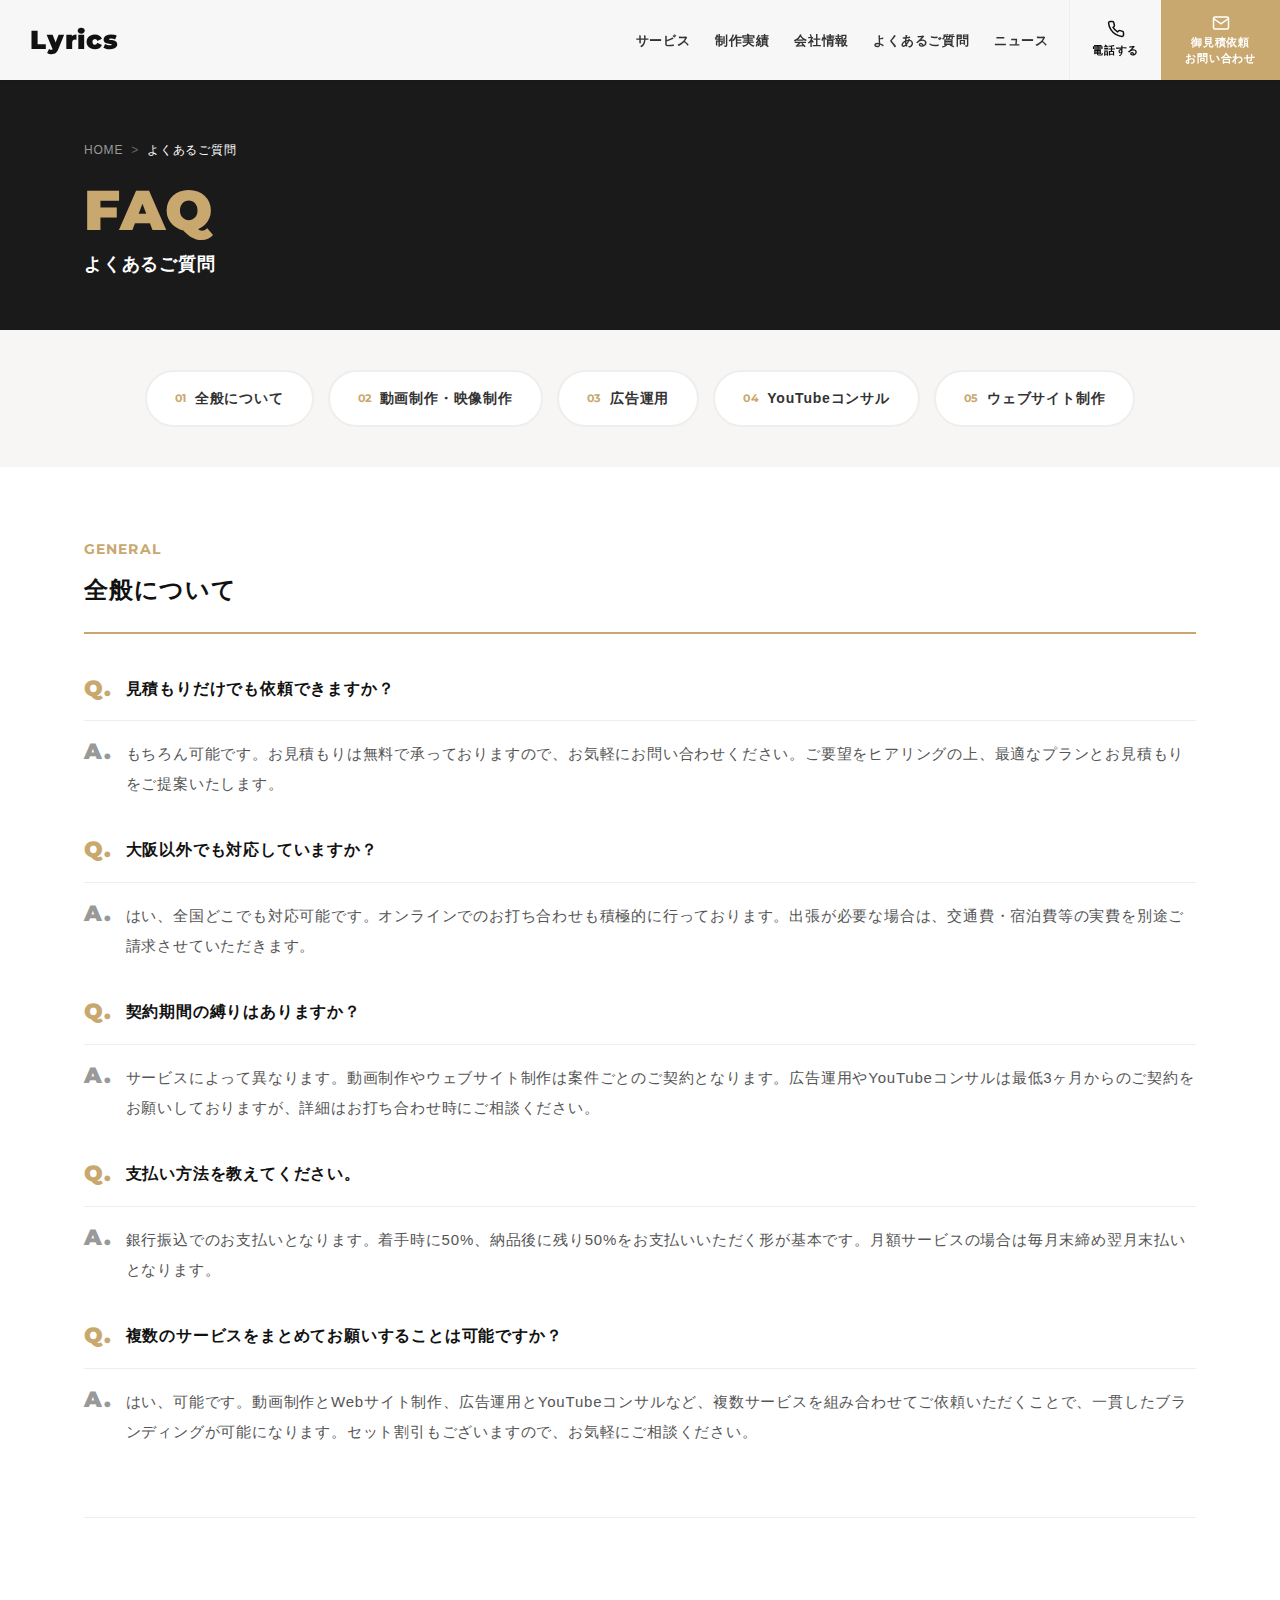
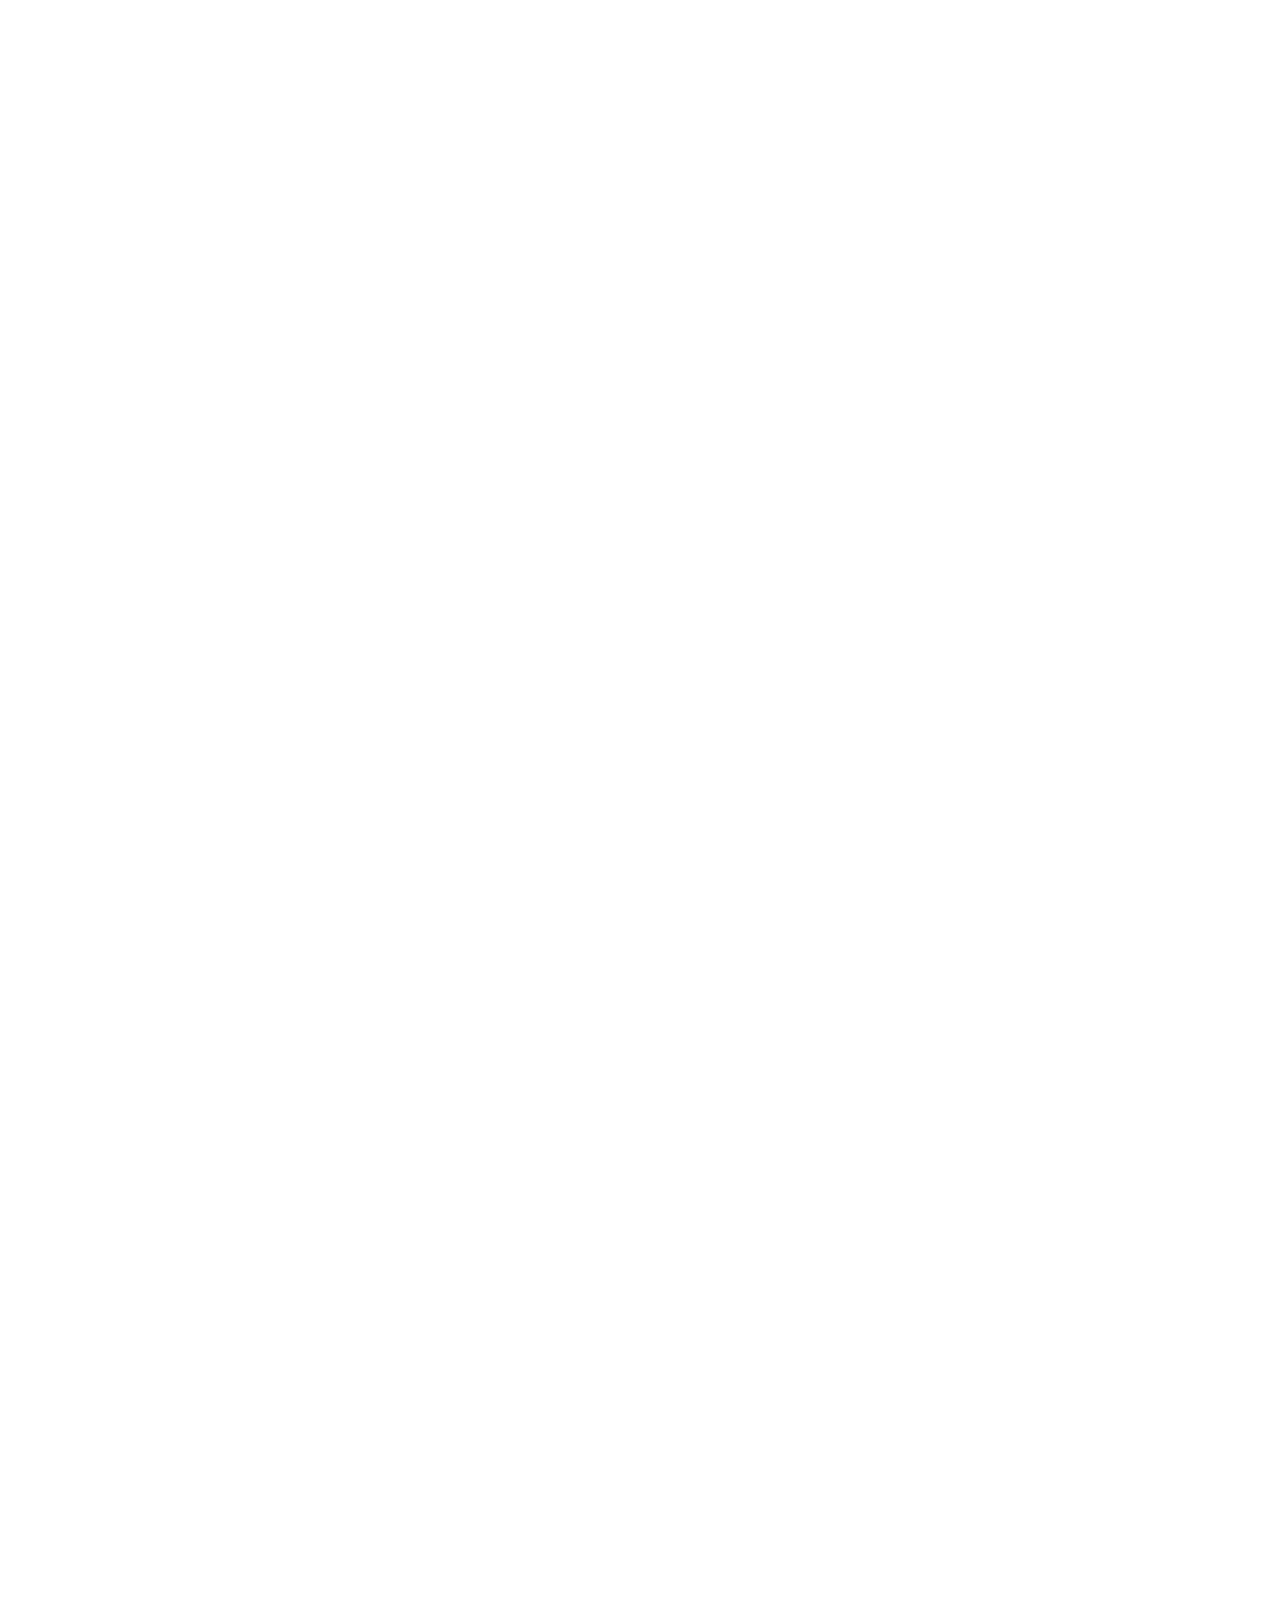
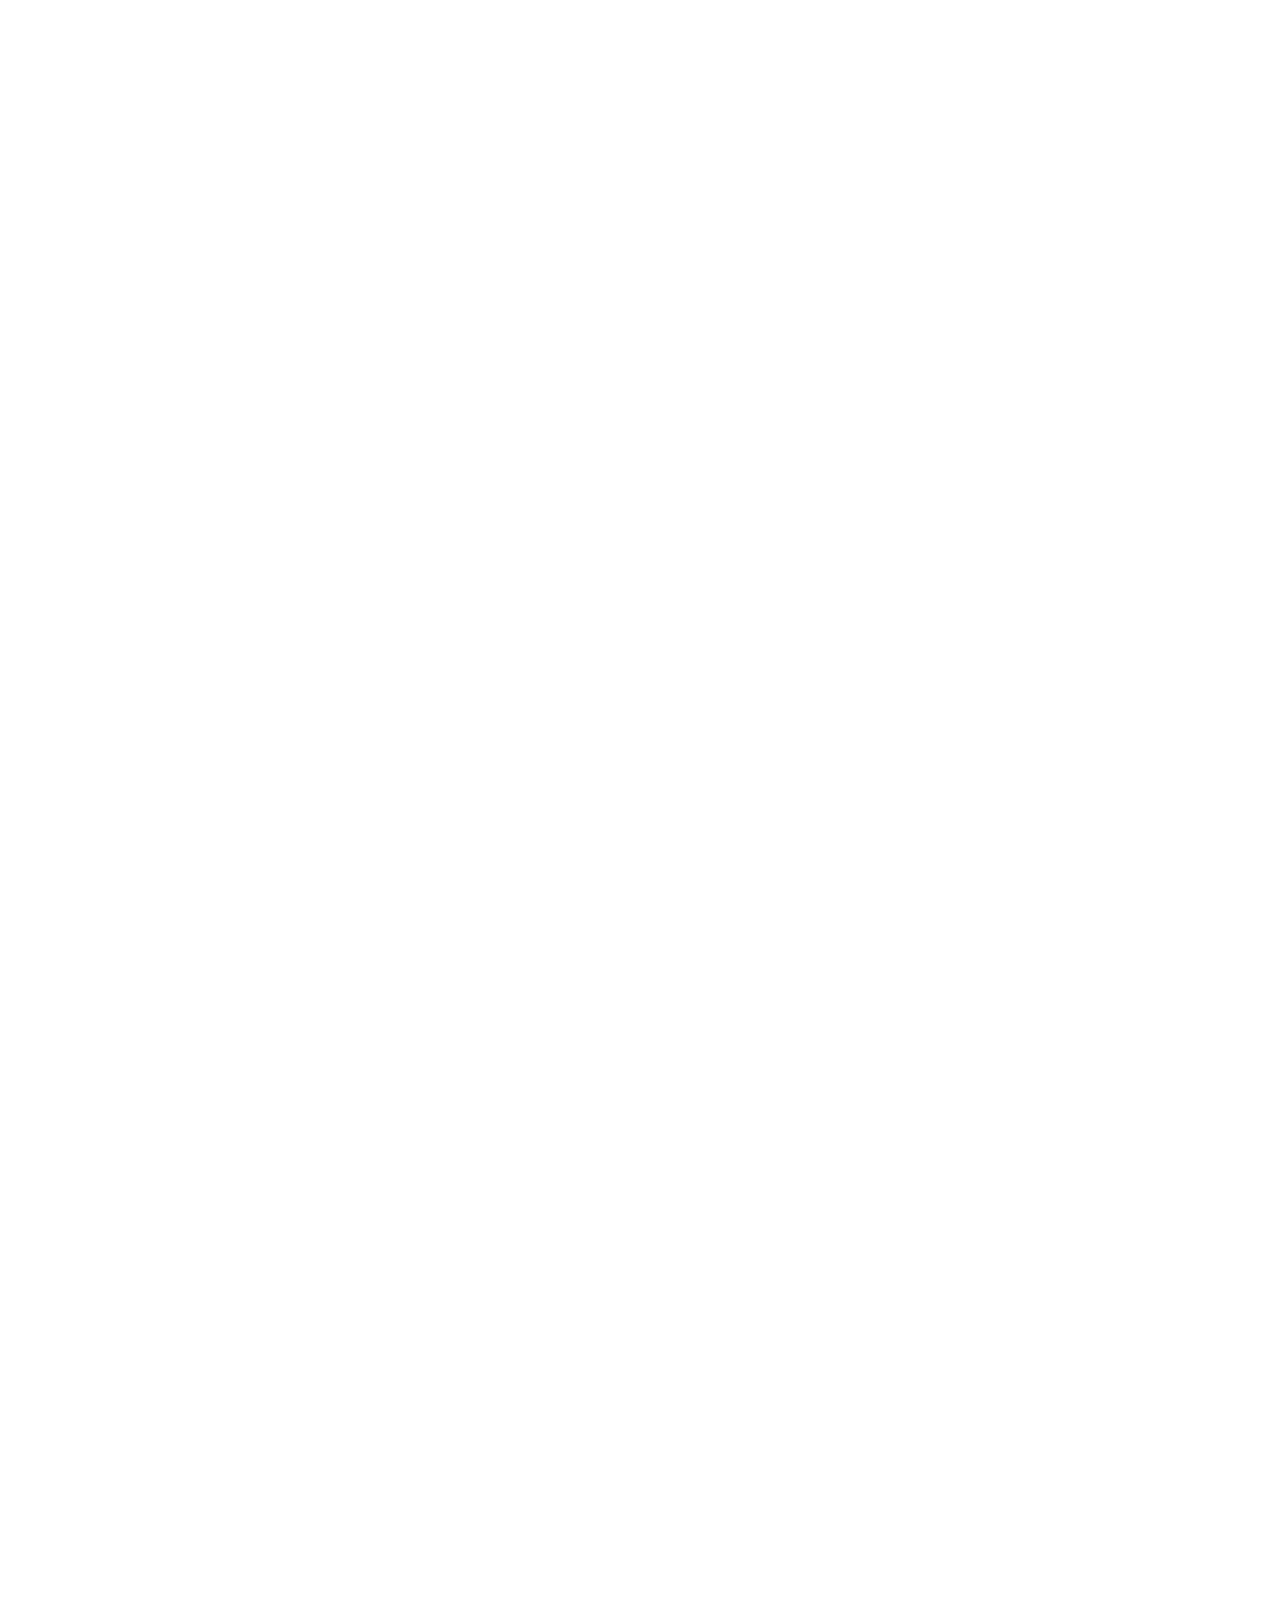
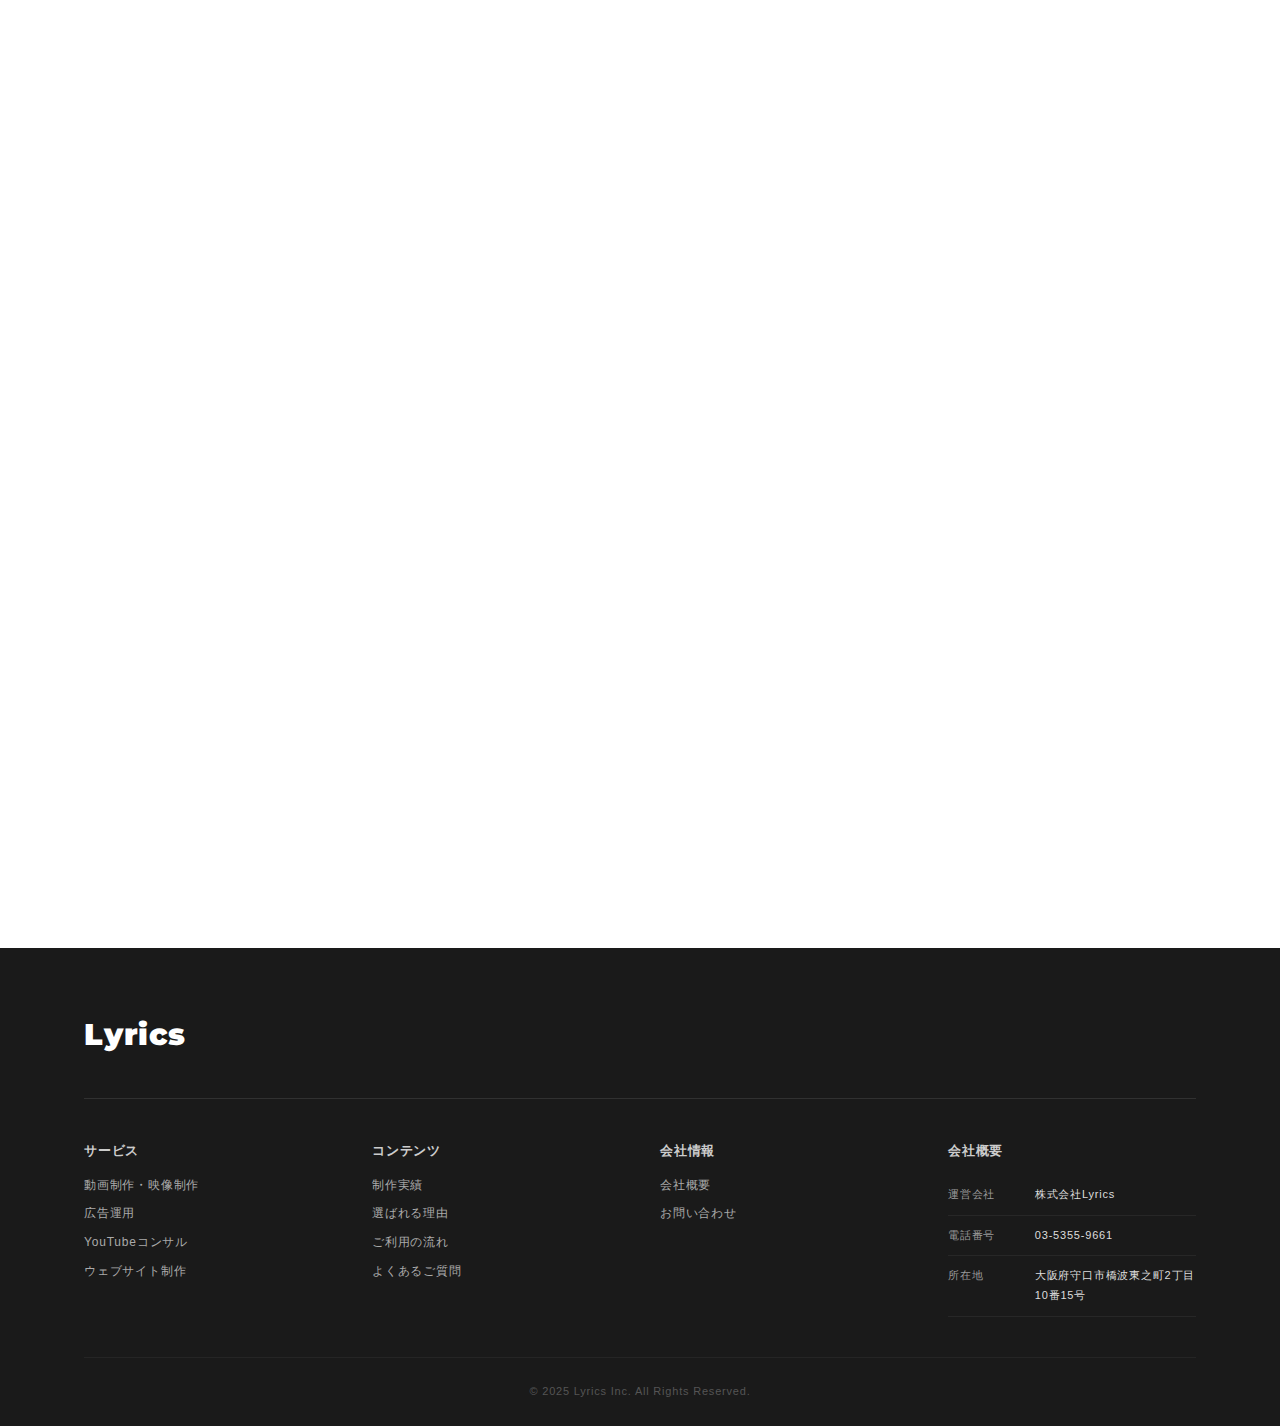
<file: LyricsWeb_SwellChild/faq.html>
<!DOCTYPE html>
<html lang="ja">
<head>
<meta charset="UTF-8">
<meta name="viewport" content="width=device-width, initial-scale=1.0">
<title>よくあるご質問 | Lyrics</title>
<link rel="preconnect" href="https://fonts.googleapis.com">
<link href="https://fonts.googleapis.com/css2?family=Montserrat:wght@400;700;900&display=swap" rel="stylesheet">
<style>
/* ============================================
   RESET & BASE
============================================ */
* { margin: 0; padding: 0; box-sizing: border-box; }
body { overflow-x: hidden; }
img { max-width: 100%; height: auto; }
a { text-decoration: none; color: inherit; }
ul { list-style: none; }
.lyrics-sub {
    background: #fff;
    color: #111;
    font-family: "Helvetica Neue", Arial, "Hiragino Kaku Gothic ProN", "Hiragino Sans", Meiryo, sans-serif;
    letter-spacing: 0.05em;
    line-height: 1.8;
}
.l-inner { max-width: 1200px; width: 90%; margin: 0 auto; padding: 0 20px; }
.l-section { padding: 80px 0; }
.js-fade { opacity: 0; transform: translateY(30px); transition: opacity 0.8s, transform 0.8s; }
.js-fade.is-active { opacity: 1; transform: translateY(0); }

/* ============================================
   HEADER
============================================ */
.l-header {
    position: fixed; top: 0; left: 0; width: 100%;
    z-index: 100; background: rgba(255,255,255,0.97);
    box-shadow: 0 1px 6px rgba(0,0,0,0.06);
}
.l-header__inner {
    max-width: 100%; margin: 0 auto;
    display: flex; align-items: center; height: 80px; padding: 0 0 0 30px;
}
.l-header__logo { margin-right: auto; }
.l-header__logo a { font-family: "Montserrat", sans-serif; font-size: 26px; font-weight: 900; color: #111; }
.l-header__nav { display: flex; align-items: center; }
.l-header__menu { display: flex; gap: 24px; padding-right: 20px; }
.l-header__menu li a {
    font-size: 13px; font-weight: 700; color: #333;
    position: relative; padding-bottom: 4px; transition: color 0.3s;
}
.l-header__menu li a:hover { color: #c8a86e; }
.l-header__menu li a::after {
    content: ''; position: absolute; bottom: 0; left: 0;
    width: 0; height: 2px; background: #c8a86e; transition: width 0.3s;
}
.l-header__menu li a:hover::after { width: 100%; }
.l-header__menu li { position: relative; }
.l-header__dropdown {
    display: none; position: absolute; top: 100%; left: 50%; transform: translateX(-50%);
    background: #fff; box-shadow: 0 8px 30px rgba(0,0,0,0.12); border-radius: 10px;
    padding: 20px; white-space: nowrap; z-index: 200; min-width: 520px;
}
.l-header__dropdown::before {
    content: ''; position: absolute; top: -8px; left: 50%; transform: translateX(-50%);
    border-left: 8px solid transparent; border-right: 8px solid transparent; border-bottom: 8px solid #fff;
}
.l-header__menu li:hover .l-header__dropdown { display: flex; gap: 0; }
.l-header__dropdown-item {
    flex: 1; display: flex; flex-direction: column; align-items: center; padding: 12px 16px;
    border-radius: 8px; transition: background 0.3s; text-align: center;
}
.l-header__dropdown-item:hover { background: #f7f6f4; }
.l-header__dropdown-item::after { display: none !important; }
.l-header__dropdown-num {
    font-family: "Montserrat", sans-serif; font-size: 10px; font-weight: 700;
    color: #c8a86e; letter-spacing: 0.08em; margin-bottom: 4px;
}
.l-header__dropdown-title { font-size: 12px; font-weight: 700; color: #333; line-height: 1.4; }
.l-header__actions { display: flex; align-items: stretch; height: 80px; }
.l-header__phone {
    display: flex; flex-direction: column; align-items: center; justify-content: center;
    padding: 0 22px; color: #111; font-size: 11px; font-weight: 700;
    border-left: 1px solid #eee; transition: background 0.3s;
}
.l-header__phone:hover { background: #f7f6f4; }
.l-header__phone svg { margin-bottom: 3px; }
.l-header__contact-btn {
    display: flex; flex-direction: column; align-items: center; justify-content: center;
    padding: 0 24px; background: #c8a86e; color: #fff;
    font-size: 11px; font-weight: 700; line-height: 1.4; text-align: center;
    transition: opacity 0.3s; white-space: nowrap;
}
.l-header__contact-btn:hover { opacity: 0.9; }
.l-header__contact-btn svg { margin-bottom: 3px; stroke: #fff; }
.l-header__hamburger {
    display: none; background: none; border: none; cursor: pointer;
    width: 28px; height: 22px; position: relative; z-index: 110; margin-right: 20px;
}
.l-header__hamburger span {
    display: block; width: 100%; height: 2px; background: #111;
    position: absolute; left: 0; transition: all 0.3s;
}
.l-header__hamburger span:nth-child(1) { top: 0; }
.l-header__hamburger span:nth-child(2) { top: 50%; transform: translateY(-50%); }
.l-header__hamburger span:nth-child(3) { bottom: 0; }
.l-header__hamburger.is-active span:nth-child(1) { top: 50%; transform: translateY(-50%) rotate(45deg); }
.l-header__hamburger.is-active span:nth-child(2) { opacity: 0; }
.l-header__hamburger.is-active span:nth-child(3) { bottom: auto; top: 50%; transform: translateY(-50%) rotate(-45deg); }
@media (max-width: 1024px) {
    .l-header__nav, .l-header__actions { display: none; }
    .l-header__hamburger { display: block; margin-left: auto; }
    .l-header__nav.is-open {
        display: flex; position: fixed; top: 0; left: 0;
        width: 100%; height: 100vh; background: rgba(255,255,255,0.98);
        z-index: 105; justify-content: center; align-items: center;
    }
    .l-header__nav.is-open .l-header__menu { flex-direction: column; align-items: center; gap: 26px; }
    .l-header__nav.is-open .l-header__menu li a { font-size: 17px; }
}

/* ============================================
   PAGE HERO
============================================ */
.l-page-hero {
    padding-top: 80px;
    background: #1a1a1a;
    position: relative;
    overflow: hidden;
}
.l-page-hero__bg {
    position: absolute; top: 0; left: 0; width: 100%; height: 100%;
    background-size: cover; background-position: center;
    opacity: 0.3;
}
.l-page-hero__inner {
    position: relative; z-index: 2;
    padding: 60px 0 50px;
    max-width: 1200px; width: 90%; margin: 0 auto; padding-left: 20px; padding-right: 20px;
}
.l-breadcrumb { display: flex; gap: 8px; font-size: 12px; color: #999; margin-bottom: 20px; }
.l-breadcrumb a { color: #999; transition: color 0.3s; }
.l-breadcrumb a:hover { color: #c8a86e; }
.l-breadcrumb span { color: #666; }
.l-page-hero__en {
    font-family: "Montserrat", sans-serif; font-size: 56px; font-weight: 900;
    color: #c8a86e; line-height: 1; margin-bottom: 10px;
}
.l-page-hero__jp { font-size: 18px; font-weight: 700; color: #fff; }
@media (max-width: 768px) {
    .l-page-hero__en { font-size: 34px; }
    .l-page-hero__jp { font-size: 15px; }
}

/* ============================================
   FAQ CATEGORY NAV
============================================ */
.l-faq-nav {
    background: #f7f6f4;
    padding: 40px 0;
}
.l-faq-nav__list {
    display: flex;
    flex-wrap: wrap;
    gap: 14px;
    justify-content: center;
}
.l-faq-nav__item {
    display: inline-flex;
    align-items: center;
    gap: 8px;
    padding: 14px 28px;
    background: #fff;
    border: 2px solid #eee;
    border-radius: 50px;
    font-size: 14px;
    font-weight: 700;
    color: #333;
    transition: all 0.3s;
    cursor: pointer;
}
.l-faq-nav__item:hover {
    border-color: #c8a86e;
    color: #c8a86e;
}
.l-faq-nav__item span {
    font-family: "Montserrat", sans-serif;
    font-size: 11px;
    font-weight: 700;
    color: #c8a86e;
    letter-spacing: 0.05em;
}
@media (max-width: 768px) {
    .l-faq-nav__list { gap: 10px; }
    .l-faq-nav__item { padding: 10px 18px; font-size: 13px; }
}

/* ============================================
   FAQ SECTIONS
============================================ */
.l-faq-section {
    padding: 70px 0;
    border-bottom: 1px solid #eee;
}
.l-faq-section:last-of-type {
    border-bottom: none;
}
.l-faq-section__header {
    margin-bottom: 40px;
    padding-bottom: 20px;
    border-bottom: 2px solid #c8a86e;
}
.l-faq-section__en {
    font-family: "Montserrat", sans-serif;
    font-size: 14px;
    font-weight: 700;
    color: #c8a86e;
    letter-spacing: 0.08em;
    margin-bottom: 6px;
}
.l-faq-section__title {
    font-size: 24px;
    font-weight: 700;
    color: #111;
}
@media (max-width: 768px) {
    .l-faq-section__title { font-size: 20px; }
}

/* ============================================
   FAQ ITEMS (Q&A open format)
============================================ */
.c-faq-qa {
    margin-bottom: 36px;
}
.c-faq-qa:last-child {
    margin-bottom: 0;
}
.c-faq-qa__q {
    display: flex;
    gap: 14px;
    align-items: flex-start;
    margin-bottom: 16px;
    padding-bottom: 16px;
    border-bottom: 1px solid #eee;
}
.c-faq-qa__q-mark {
    flex-shrink: 0;
    font-family: "Montserrat", sans-serif;
    font-size: 22px;
    font-weight: 900;
    color: #c8a86e;
    line-height: 1.4;
}
.c-faq-qa__q-text {
    font-size: 16px;
    font-weight: 700;
    color: #111;
    line-height: 1.6;
    padding-top: 2px;
}
.c-faq-qa__a {
    display: flex;
    gap: 14px;
    align-items: flex-start;
    padding-left: 0;
}
.c-faq-qa__a-mark {
    flex-shrink: 0;
    font-family: "Montserrat", sans-serif;
    font-size: 22px;
    font-weight: 900;
    color: #999;
    line-height: 1.4;
}
.c-faq-qa__a-text {
    font-size: 15px;
    color: #555;
    line-height: 2;
    padding-top: 2px;
}
@media (max-width: 768px) {
    .c-faq-qa__q-text { font-size: 15px; }
    .c-faq-qa__a-text { font-size: 14px; }
    .c-faq-qa__q-mark, .c-faq-qa__a-mark { font-size: 18px; }
}

/* ============================================
   CTA
============================================ */
.l-cta { background: #1a1a1a; padding: 70px 0; }
.l-cta__lead { text-align: center; font-size: 20px; font-weight: 700; color: #fff; margin-bottom: 36px; }
.l-cta__actions { display: flex; justify-content: center; gap: 20px; max-width: 700px; margin: 0 auto; }
.l-cta__phone-box {
    flex: 1; background: #fff; padding: 32px 28px; text-align: center;
    display: flex; flex-direction: column; align-items: center; justify-content: center; border-radius: 10px;
}
.l-cta__phone-num { font-family: "Montserrat", sans-serif; font-size: 28px; font-weight: 900; color: #c8a86e; margin-bottom: 6px; }
.l-cta__phone-time { font-size: 12px; color: #999; }
.l-cta__form-box {
    flex: 1; background: #c8a86e; padding: 32px 28px; text-align: center;
    color: #fff; display: flex; flex-direction: column; justify-content: center; align-items: center;
    transition: opacity 0.3s; border-radius: 10px;
}
.l-cta__form-box:hover { opacity: 0.92; }
.l-cta__form-title { font-size: 17px; font-weight: 700; margin-bottom: 6px; }
.l-cta__form-sub { font-size: 12px; color: rgba(255,255,255,0.8); }
@media (max-width: 768px) {
    .l-cta__actions { flex-direction: column; gap: 16px; }
    .l-cta__phone-num { font-size: 22px; }
}

/* ============================================
   FOOTER
============================================ */
.l-footer { background: #1a1a1a; color: #fff; padding: 60px 0 0; }
.l-footer__head { margin-bottom: 36px; }
.c-footer-logo { font-size: 30px; font-weight: 900; font-family: "Montserrat", sans-serif; }
.l-footer__body { display: flex; justify-content: space-between; gap: 40px; border-top: 1px solid rgba(255,255,255,0.1); padding-top: 40px; }
.l-footer__section { flex: 1; }
.c-footer-title { font-size: 13px; font-weight: 700; margin-bottom: 12px; color: #ccc; }
.c-footer-list li { margin-bottom: 7px; font-size: 12px; }
.c-footer-list li a { color: #aaa; transition: color 0.3s; }
.c-footer-list li a:hover { color: #c8a86e; }
.c-company-row { display: flex; border-bottom: 1px solid rgba(255,255,255,0.06); padding: 10px 0; }
.c-company-row dt { width: 35%; font-size: 11px; color: #999; }
.c-company-row dd { width: 65%; font-size: 11px; color: #ddd; }
.l-footer__copy { text-align: center; font-size: 11px; color: #555; padding: 24px 0; margin-top: 40px; border-top: 1px solid rgba(255,255,255,0.05); }
@media (max-width: 768px) { .l-footer__body { flex-direction: column; gap: 28px; } }
</style>
</head>
<body>
<div class="lyrics-sub">

    <!-- ========== HEADER ========== -->
    <header class="l-header">
        <div class="l-header__inner">
            <div class="l-header__logo"><a href="preview_v2.html">Lyrics</a></div>
            <nav class="l-header__nav" id="js-nav">
                <ul class="l-header__menu">
                    <li>
                        <a href="preview_v2.html#service">サービス</a>
                        <div class="l-header__dropdown">
                            <a href="service_video.html" class="l-header__dropdown-item">
                                <span class="l-header__dropdown-num">SERVICE 01</span>
                                <span class="l-header__dropdown-title">動画制作・<br>映像制作</span>
                            </a>
                            <a href="service_ads.html" class="l-header__dropdown-item">
                                <span class="l-header__dropdown-num">SERVICE 02</span>
                                <span class="l-header__dropdown-title">広告運用</span>
                            </a>
                            <a href="service_youtube.html" class="l-header__dropdown-item">
                                <span class="l-header__dropdown-num">SERVICE 03</span>
                                <span class="l-header__dropdown-title">YouTube<br>コンサル</span>
                            </a>
                            <a href="service_web.html" class="l-header__dropdown-item">
                                <span class="l-header__dropdown-num">SERVICE 04</span>
                                <span class="l-header__dropdown-title">ウェブサイト<br>制作</span>
                            </a>
                        </div>
                    </li>
                    <li><a href="works.html">制作実績</a></li>
                    <li><a href="about.html">会社情報</a></li>
                    <li><a href="faq.html">よくあるご質問</a></li>
                    <li><a href="news.html">ニュース</a></li>
                </ul>
            </nav>
            <div class="l-header__actions">
                <a href="tel:03-5355-9661" class="l-header__phone">
                    <svg viewBox="0 0 24 24" width="18" height="18" fill="none" stroke="currentColor" stroke-width="2"><path d="M22 16.92v3a2 2 0 0 1-2.18 2 19.79 19.79 0 0 1-8.63-3.07 19.5 19.5 0 0 1-6-6 19.79 19.79 0 0 1-3.07-8.67A2 2 0 0 1 4.11 2h3a2 2 0 0 1 2 1.72c.13.88.37 1.9.7 2.81a2 2 0 0 1-.45 2.11L8.09 9.91a16 16 0 0 0 6 6l1.27-1.27a2 2 0 0 1 2.11-.45c.91.33 1.93.57 2.81.7A2 2 0 0 1 22 16.92z"/></svg>
                    <span>電話する</span>
                </a>
                <a href="contact.html" class="l-header__contact-btn">
                    <svg viewBox="0 0 24 24" width="18" height="18" fill="none" stroke="currentColor" stroke-width="2"><path d="M4 4h16c1.1 0 2 .9 2 2v12c0 1.1-.9 2-2 2H4c-1.1 0-2-.9-2-2V6c0-1.1.9-2 2-2z"/><polyline points="22,6 12,13 2,6"/></svg>
                    <span>御見積依頼<br>お問い合わせ</span>
                </a>
            </div>
            <button class="l-header__hamburger" id="js-hamburger" aria-label="メニュー">
                <span></span><span></span><span></span>
            </button>
        </div>
    </header>

    <!-- ========== PAGE HERO ========== -->
    <div class="l-page-hero">
        <div class="l-page-hero__bg" style="background-image: url('https://images.unsplash.com/photo-1497366754035-f200968a6e72?ixlib=rb-4.0.3&auto=format&fit=crop&w=1600&q=80');"></div>
        <div class="l-page-hero__inner">
            <div class="l-breadcrumb">
                <a href="preview_v2.html">HOME</a><span>></span>
                <span style="color:#fff;">よくあるご質問</span>
            </div>
            <h1 class="l-page-hero__en">FAQ</h1>
            <p class="l-page-hero__jp">よくあるご質問</p>
        </div>
    </div>

    <!-- ========== CATEGORY NAV ========== -->
    <div class="l-faq-nav">
        <div class="l-inner">
            <div class="l-faq-nav__list">
                <a href="#general" class="l-faq-nav__item"><span>01</span> 全般について</a>
                <a href="#video" class="l-faq-nav__item"><span>02</span> 動画制作・映像制作</a>
                <a href="#ads" class="l-faq-nav__item"><span>03</span> 広告運用</a>
                <a href="#youtube" class="l-faq-nav__item"><span>04</span> YouTubeコンサル</a>
                <a href="#web" class="l-faq-nav__item"><span>05</span> ウェブサイト制作</a>
            </div>
        </div>
    </div>

    <!-- ========== FAQ: 全般 ========== -->
    <div class="l-inner">
        <section id="general" class="l-faq-section js-fade">
            <div class="l-faq-section__header">
                <p class="l-faq-section__en">GENERAL</p>
                <h2 class="l-faq-section__title">全般について</h2>
            </div>

            <div class="c-faq-qa">
                <div class="c-faq-qa__q">
                    <span class="c-faq-qa__q-mark">Q.</span>
                    <p class="c-faq-qa__q-text">見積もりだけでも依頼できますか？</p>
                </div>
                <div class="c-faq-qa__a">
                    <span class="c-faq-qa__a-mark">A.</span>
                    <p class="c-faq-qa__a-text">もちろん可能です。お見積もりは無料で承っておりますので、お気軽にお問い合わせください。ご要望をヒアリングの上、最適なプランとお見積もりをご提案いたします。</p>
                </div>
            </div>

            <div class="c-faq-qa">
                <div class="c-faq-qa__q">
                    <span class="c-faq-qa__q-mark">Q.</span>
                    <p class="c-faq-qa__q-text">大阪以外でも対応していますか？</p>
                </div>
                <div class="c-faq-qa__a">
                    <span class="c-faq-qa__a-mark">A.</span>
                    <p class="c-faq-qa__a-text">はい、全国どこでも対応可能です。オンラインでのお打ち合わせも積極的に行っております。出張が必要な場合は、交通費・宿泊費等の実費を別途ご請求させていただきます。</p>
                </div>
            </div>

            <div class="c-faq-qa">
                <div class="c-faq-qa__q">
                    <span class="c-faq-qa__q-mark">Q.</span>
                    <p class="c-faq-qa__q-text">契約期間の縛りはありますか？</p>
                </div>
                <div class="c-faq-qa__a">
                    <span class="c-faq-qa__a-mark">A.</span>
                    <p class="c-faq-qa__a-text">サービスによって異なります。動画制作やウェブサイト制作は案件ごとのご契約となります。広告運用やYouTubeコンサルは最低3ヶ月からのご契約をお願いしておりますが、詳細はお打ち合わせ時にご相談ください。</p>
                </div>
            </div>

            <div class="c-faq-qa">
                <div class="c-faq-qa__q">
                    <span class="c-faq-qa__q-mark">Q.</span>
                    <p class="c-faq-qa__q-text">支払い方法を教えてください。</p>
                </div>
                <div class="c-faq-qa__a">
                    <span class="c-faq-qa__a-mark">A.</span>
                    <p class="c-faq-qa__a-text">銀行振込でのお支払いとなります。着手時に50%、納品後に残り50%をお支払いいただく形が基本です。月額サービスの場合は毎月末締め翌月末払いとなります。</p>
                </div>
            </div>

            <div class="c-faq-qa">
                <div class="c-faq-qa__q">
                    <span class="c-faq-qa__q-mark">Q.</span>
                    <p class="c-faq-qa__q-text">複数のサービスをまとめてお願いすることは可能ですか？</p>
                </div>
                <div class="c-faq-qa__a">
                    <span class="c-faq-qa__a-mark">A.</span>
                    <p class="c-faq-qa__a-text">はい、可能です。動画制作とWebサイト制作、広告運用とYouTubeコンサルなど、複数サービスを組み合わせてご依頼いただくことで、一貫したブランディングが可能になります。セット割引もございますので、お気軽にご相談ください。</p>
                </div>
            </div>
        </section>

        <!-- ========== FAQ: 動画制作 ========== -->
        <section id="video" class="l-faq-section js-fade">
            <div class="l-faq-section__header">
                <p class="l-faq-section__en">VIDEO PRODUCTION</p>
                <h2 class="l-faq-section__title">動画制作・映像制作について</h2>
            </div>

            <div class="c-faq-qa">
                <div class="c-faq-qa__q">
                    <span class="c-faq-qa__q-mark">Q.</span>
                    <p class="c-faq-qa__q-text">動画制作の費用はどのくらいかかりますか？</p>
                </div>
                <div class="c-faq-qa__a">
                    <span class="c-faq-qa__a-mark">A.</span>
                    <p class="c-faq-qa__a-text">動画の種類・尺・撮影規模によって異なりますが、ライトプランは15万円〜、スタンダードプランは35万円〜、プレミアムプランは60万円〜となっております。詳しくはサービスページをご覧いただくか、お問い合わせください。</p>
                </div>
            </div>

            <div class="c-faq-qa">
                <div class="c-faq-qa__q">
                    <span class="c-faq-qa__q-mark">Q.</span>
                    <p class="c-faq-qa__q-text">納期はどのくらいですか？</p>
                </div>
                <div class="c-faq-qa__a">
                    <span class="c-faq-qa__a-mark">A.</span>
                    <p class="c-faq-qa__a-text">標準的な制作期間は、企画から納品まで約3〜4週間です。お急ぎの場合は最短2週間での納品も可能です。スケジュールについてはお気軽にご相談ください。</p>
                </div>
            </div>

            <div class="c-faq-qa">
                <div class="c-faq-qa__q">
                    <span class="c-faq-qa__q-mark">Q.</span>
                    <p class="c-faq-qa__q-text">修正は何回まで対応していますか？</p>
                </div>
                <div class="c-faq-qa__a">
                    <span class="c-faq-qa__a-mark">A.</span>
                    <p class="c-faq-qa__a-text">プランによって異なりますが、ライトプランで2回、スタンダードプランで3回、プレミアムプランでは無制限で修正対応いたします。修正回数を超える場合は別途お見積もりとなります。</p>
                </div>
            </div>

            <div class="c-faq-qa">
                <div class="c-faq-qa__q">
                    <span class="c-faq-qa__q-mark">Q.</span>
                    <p class="c-faq-qa__q-text">撮影場所の手配もお願いできますか？</p>
                </div>
                <div class="c-faq-qa__a">
                    <span class="c-faq-qa__a-mark">A.</span>
                    <p class="c-faq-qa__a-text">はい、ロケ地の選定・ロケハン・撮影許可の取得まで対応いたします。スタジオ撮影が必要な場合は、撮影内容に最適なスタジオのご提案も可能です。</p>
                </div>
            </div>

            <div class="c-faq-qa">
                <div class="c-faq-qa__q">
                    <span class="c-faq-qa__q-mark">Q.</span>
                    <p class="c-faq-qa__q-text">ナレーションやBGMも手配してもらえますか？</p>
                </div>
                <div class="c-faq-qa__a">
                    <span class="c-faq-qa__a-mark">A.</span>
                    <p class="c-faq-qa__a-text">はい、ナレーター・声優の手配、BGM・効果音の選定・制作まで対応しております。著作権フリーの素材から、オリジナル楽曲の制作まで幅広くご対応可能です。</p>
                </div>
            </div>
        </section>

        <!-- ========== FAQ: 広告運用 ========== -->
        <section id="ads" class="l-faq-section js-fade">
            <div class="l-faq-section__header">
                <p class="l-faq-section__en">AD MANAGEMENT</p>
                <h2 class="l-faq-section__title">広告運用について</h2>
            </div>

            <div class="c-faq-qa">
                <div class="c-faq-qa__q">
                    <span class="c-faq-qa__q-mark">Q.</span>
                    <p class="c-faq-qa__q-text">広告運用の最低予算はいくらからですか？</p>
                </div>
                <div class="c-faq-qa__a">
                    <span class="c-faq-qa__a-mark">A.</span>
                    <p class="c-faq-qa__a-text">月額広告費5万円からスタート可能です。運用手数料は広告費の20%が目安となります。まずは少額から始めて効果を検証し、成果が見えてきたら予算を拡大する形をお勧めしています。</p>
                </div>
            </div>

            <div class="c-faq-qa">
                <div class="c-faq-qa__q">
                    <span class="c-faq-qa__q-mark">Q.</span>
                    <p class="c-faq-qa__q-text">どの広告媒体に対応していますか？</p>
                </div>
                <div class="c-faq-qa__a">
                    <span class="c-faq-qa__a-mark">A.</span>
                    <p class="c-faq-qa__a-text">Google検索広告、Googleディスプレイ広告、YouTube広告、Instagram広告、Facebook広告、LINE広告に対応しております。お客様のビジネスに最適な媒体をご提案いたします。</p>
                </div>
            </div>

            <div class="c-faq-qa">
                <div class="c-faq-qa__q">
                    <span class="c-faq-qa__q-mark">Q.</span>
                    <p class="c-faq-qa__q-text">レポートはどのような内容ですか？</p>
                </div>
                <div class="c-faq-qa__a">
                    <span class="c-faq-qa__a-mark">A.</span>
                    <p class="c-faq-qa__a-text">毎月の運用レポートでは、インプレッション数・クリック数・クリック率・コンバージョン数・ROAS等の主要KPIをグラフ付きでご報告。改善施策と翌月の戦略方針も合わせてご提案いたします。</p>
                </div>
            </div>

            <div class="c-faq-qa">
                <div class="c-faq-qa__q">
                    <span class="c-faq-qa__q-mark">Q.</span>
                    <p class="c-faq-qa__q-text">広告クリエイティブの制作もお願いできますか？</p>
                </div>
                <div class="c-faq-qa__a">
                    <span class="c-faq-qa__a-mark">A.</span>
                    <p class="c-faq-qa__a-text">はい、バナー画像・動画広告・テキスト広告文の制作もセットで対応しております。A/Bテストを実施しながら、パフォーマンスの高いクリエイティブに最適化していきます。</p>
                </div>
            </div>
        </section>

        <!-- ========== FAQ: YouTubeコンサル ========== -->
        <section id="youtube" class="l-faq-section js-fade">
            <div class="l-faq-section__header">
                <p class="l-faq-section__en">YOUTUBE CONSULTING</p>
                <h2 class="l-faq-section__title">YouTubeコンサルについて</h2>
            </div>

            <div class="c-faq-qa">
                <div class="c-faq-qa__q">
                    <span class="c-faq-qa__q-mark">Q.</span>
                    <p class="c-faq-qa__q-text">チャンネルをまだ持っていないのですが、開設からお願いできますか？</p>
                </div>
                <div class="c-faq-qa__a">
                    <span class="c-faq-qa__a-mark">A.</span>
                    <p class="c-faq-qa__a-text">はい、チャンネルの開設から対応いたします。チャンネルアート・ロゴの制作、概要欄の設計、ターゲット設定・コンセプト策定まで、成長の土台づくりからサポートします。</p>
                </div>
            </div>

            <div class="c-faq-qa">
                <div class="c-faq-qa__q">
                    <span class="c-faq-qa__q-mark">Q.</span>
                    <p class="c-faq-qa__q-text">どのくらいの期間で効果が出ますか？</p>
                </div>
                <div class="c-faq-qa__a">
                    <span class="c-faq-qa__a-mark">A.</span>
                    <p class="c-faq-qa__a-text">チャンネルの状態や投稿頻度にもよりますが、一般的に3〜6ヶ月で目に見える成果が現れ始めます。継続的な投稿と改善の積み重ねが重要です。短期間での急成長よりも、持続的な成長戦略をご提案しています。</p>
                </div>
            </div>

            <div class="c-faq-qa">
                <div class="c-faq-qa__q">
                    <span class="c-faq-qa__q-mark">Q.</span>
                    <p class="c-faq-qa__q-text">コンサルだけ（撮影・編集なし）でもお願いできますか？</p>
                </div>
                <div class="c-faq-qa__a">
                    <span class="c-faq-qa__a-mark">A.</span>
                    <p class="c-faq-qa__a-text">はい、コンサルティングのみのプランもご用意しております。企画アドバイス・SEO最適化・データ分析・改善提案を中心にサポートし、撮影・編集はお客様側で行っていただく形も可能です。</p>
                </div>
            </div>

            <div class="c-faq-qa">
                <div class="c-faq-qa__q">
                    <span class="c-faq-qa__q-mark">Q.</span>
                    <p class="c-faq-qa__q-text">投稿頻度はどのくらいが理想ですか？</p>
                </div>
                <div class="c-faq-qa__a">
                    <span class="c-faq-qa__a-mark">A.</span>
                    <p class="c-faq-qa__a-text">週1〜2本の投稿が理想的です。ただし、投稿頻度よりもコンテンツの質が重要です。お客様のリソースに合わせて、無理のない投稿スケジュールをご提案いたします。</p>
                </div>
            </div>
        </section>

        <!-- ========== FAQ: ウェブサイト制作 ========== -->
        <section id="web" class="l-faq-section js-fade">
            <div class="l-faq-section__header">
                <p class="l-faq-section__en">WEB DESIGN</p>
                <h2 class="l-faq-section__title">ウェブサイト制作について</h2>
            </div>

            <div class="c-faq-qa">
                <div class="c-faq-qa__q">
                    <span class="c-faq-qa__q-mark">Q.</span>
                    <p class="c-faq-qa__q-text">制作期間はどのくらいかかりますか？</p>
                </div>
                <div class="c-faq-qa__a">
                    <span class="c-faq-qa__a-mark">A.</span>
                    <p class="c-faq-qa__a-text">サイトの規模によって異なりますが、ランディングページで約2〜3週間、コーポレートサイト（5〜10ページ）で約1〜2ヶ月、大規模サイトで2〜3ヶ月が目安です。お急ぎの場合はご相談ください。</p>
                </div>
            </div>

            <div class="c-faq-qa">
                <div class="c-faq-qa__q">
                    <span class="c-faq-qa__q-mark">Q.</span>
                    <p class="c-faq-qa__q-text">WordPressでの制作は対応していますか？</p>
                </div>
                <div class="c-faq-qa__a">
                    <span class="c-faq-qa__a-mark">A.</span>
                    <p class="c-faq-qa__a-text">はい、WordPress対応しております。オリジナルテーマの制作から、既存テーマのカスタマイズまで幅広く対応。公開後のお客様自身での更新がしやすい設計を心がけています。</p>
                </div>
            </div>

            <div class="c-faq-qa">
                <div class="c-faq-qa__q">
                    <span class="c-faq-qa__q-mark">Q.</span>
                    <p class="c-faq-qa__q-text">スマートフォン対応はしていますか？</p>
                </div>
                <div class="c-faq-qa__a">
                    <span class="c-faq-qa__a-mark">A.</span>
                    <p class="c-faq-qa__a-text">はい、全プランでレスポンシブデザインを標準搭載しています。PC・タブレット・スマートフォン、すべてのデバイスで最適に表示されるサイトを制作いたします。</p>
                </div>
            </div>

            <div class="c-faq-qa">
                <div class="c-faq-qa__q">
                    <span class="c-faq-qa__q-mark">Q.</span>
                    <p class="c-faq-qa__q-text">公開後の保守・運用も対応していますか？</p>
                </div>
                <div class="c-faq-qa__a">
                    <span class="c-faq-qa__a-mark">A.</span>
                    <p class="c-faq-qa__a-text">はい、月額の保守プランをご用意しております。セキュリティアップデート・バックアップ・軽微な修正・コンテンツ更新代行・アクセス解析レポートなどを含む運用サポートを提供しています。</p>
                </div>
            </div>

            <div class="c-faq-qa">
                <div class="c-faq-qa__q">
                    <span class="c-faq-qa__q-mark">Q.</span>
                    <p class="c-faq-qa__q-text">既存サイトのリニューアルもお願いできますか？</p>
                </div>
                <div class="c-faq-qa__a">
                    <span class="c-faq-qa__a-mark">A.</span>
                    <p class="c-faq-qa__a-text">はい、リニューアルも対応しております。既存サイトの課題をアクセスデータや構造から分析し、デザイン・SEO・ユーザビリティを総合的に改善。成果の出るサイトへ生まれ変わらせます。</p>
                </div>
            </div>
        </section>
    </div>

    <!-- ========== CTA ========== -->
    <section class="l-cta js-fade">
        <div class="l-inner">
            <p class="l-cta__lead">その他ご不明点がございましたら、お気軽にお問い合わせください</p>
            <div class="l-cta__actions">
                <a href="tel:03-5355-9661" class="l-cta__phone-box">
                    <div class="l-cta__phone-num">03-5355-9661</div>
                    <div class="l-cta__phone-time">9:30〜18:30（土日祝除く）</div>
                </a>
                <a href="contact.html" class="l-cta__form-box">
                    <div class="l-cta__form-title">お問い合わせフォーム</div>
                    <div class="l-cta__form-sub">24時間受付</div>
                </a>
            </div>
        </div>
    </section>

    <!-- ========== FOOTER ========== -->
    <footer class="l-footer">
        <div class="l-inner">
            <div class="l-footer__head"><h2 class="c-footer-logo">Lyrics</h2></div>
            <div class="l-footer__body">
                <div class="l-footer__section">
                    <h3 class="c-footer-title">サービス</h3>
                    <ul class="c-footer-list">
                        <li><a href="service_video.html">動画制作・映像制作</a></li>
                        <li><a href="service_ads.html">広告運用</a></li>
                        <li><a href="service_youtube.html">YouTubeコンサル</a></li>
                        <li><a href="service_web.html">ウェブサイト制作</a></li>
                    </ul>
                </div>
                <div class="l-footer__section">
                    <h3 class="c-footer-title">コンテンツ</h3>
                    <ul class="c-footer-list">
                        <li><a href="works.html">制作実績</a></li>
                        <li><a href="preview_v2.html#reason">選ばれる理由</a></li>
                        <li><a href="preview_v2.html#flow">ご利用の流れ</a></li>
                        <li><a href="faq.html">よくあるご質問</a></li>
                    </ul>
                </div>
                <div class="l-footer__section">
                    <h3 class="c-footer-title">会社情報</h3>
                    <ul class="c-footer-list">
                        <li><a href="about.html">会社概要</a></li>
                        <li><a href="contact.html">お問い合わせ</a></li>
                    </ul>
                </div>
                <div class="l-footer__section">
                    <h3 class="c-footer-title">会社概要</h3>
                    <dl>
                        <div class="c-company-row"><dt>運営会社</dt><dd>株式会社Lyrics</dd></div>
                        <div class="c-company-row"><dt>電話番号</dt><dd>03-5355-9661</dd></div>
                        <div class="c-company-row"><dt>所在地</dt><dd>大阪府守口市橋波東之町2丁目10番15号</dd></div>
                    </dl>
                </div>
            </div>
            <div class="l-footer__copy">&copy; 2025 Lyrics Inc. All Rights Reserved.</div>
        </div>
    </footer>

</div>

<script>
document.addEventListener('DOMContentLoaded', function() {
    var observer = new IntersectionObserver(function(entries) {
        entries.forEach(function(entry) { if (entry.isIntersecting) entry.target.classList.add('is-active'); });
    }, { threshold: 0.08 });
    document.querySelectorAll('.js-fade').forEach(function(el) { observer.observe(el); });

    var hamburger = document.getElementById('js-hamburger');
    var nav = document.getElementById('js-nav');
    if (hamburger && nav) {
        hamburger.addEventListener('click', function() { hamburger.classList.toggle('is-active'); nav.classList.toggle('is-open'); });
        nav.querySelectorAll('a').forEach(function(a) { a.addEventListener('click', function() { hamburger.classList.remove('is-active'); nav.classList.remove('is-open'); }); });
    }

    // Smooth scroll for category nav
    document.querySelectorAll('.l-faq-nav__item').forEach(function(link) {
        link.addEventListener('click', function(e) {
            e.preventDefault();
            var target = document.querySelector(this.getAttribute('href'));
            if (target) {
                var offset = 100;
                var top = target.getBoundingClientRect().top + window.pageYOffset - offset;
                window.scrollTo({ top: top, behavior: 'smooth' });
            }
        });
    });
});
</script>
</body>
</html>
</file>
